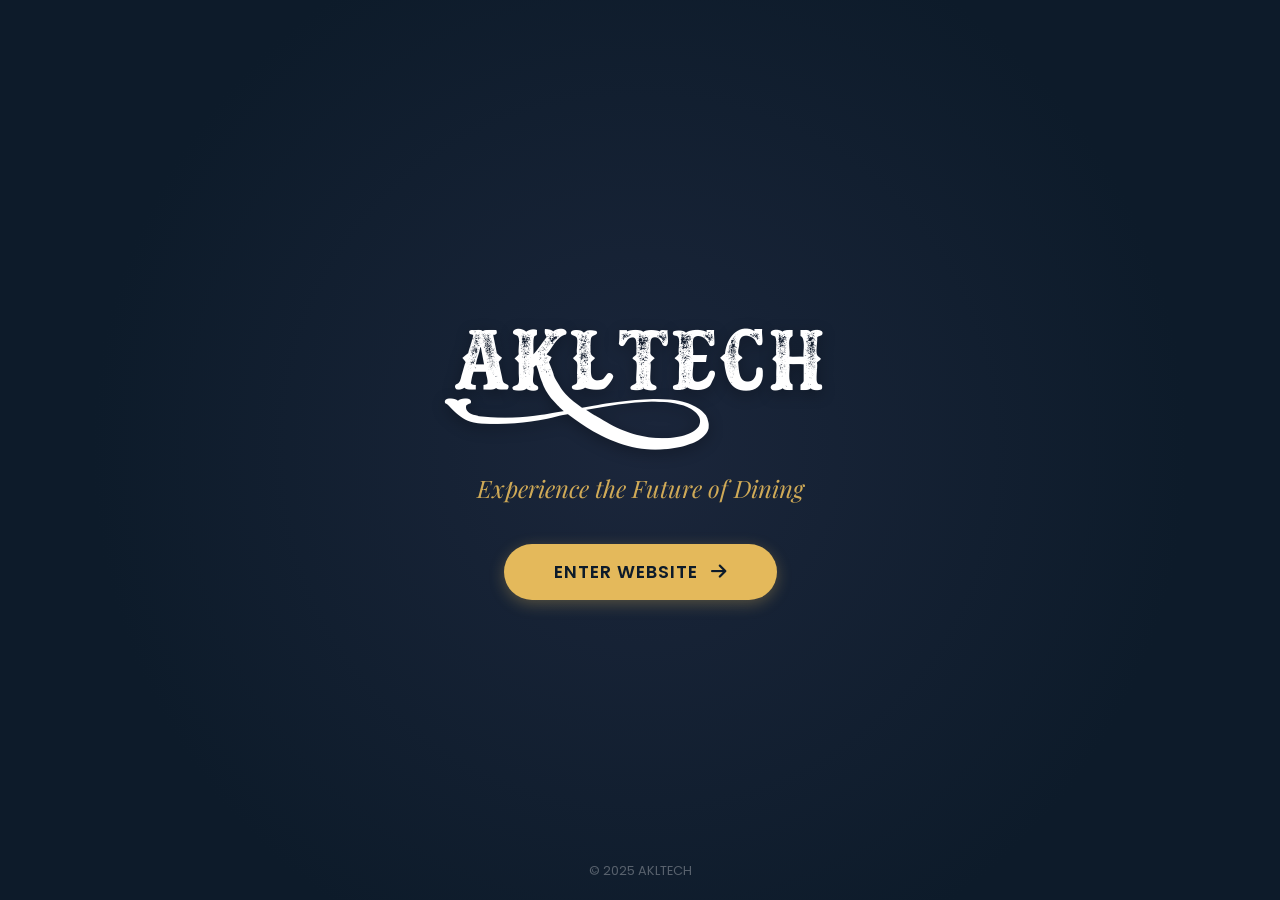
<file: akltech/akltech-final-main/index.html>
<!DOCTYPE html>
<html lang="en">
<head>
    <meta charset="UTF-8">
    <meta name="viewport" content="width=device-width, initial-scale=1.0">
    <title>Welcome to AKLTECH</title>
    <link href="https://fonts.googleapis.com/css2?family=Playfair+Display:wght@700&family=Poppins:wght@300;400;600&display=swap" rel="stylesheet">
    <link rel="stylesheet" href="https://cdnjs.cloudflare.com/ajax/libs/font-awesome/6.4.0/css/all.min.css">
    <link rel="icon" href="home/AKLTECH LOGO.jpg">
    <style>
        /* تعريف خط اللوجو */
        @font-face { font-family: myfont; src: url(home/docktrin.ttf); }

        :root {
            --primary: #0d1b2a;
            --accent: #E4B95B;
            --white: #ffffff;
        }

        * { margin: 0; padding: 0; box-sizing: border-box; }

        body {
            background-color: var(--primary);
            height: 100vh;
            display: flex;
            flex-direction: column;
            justify-content: center;
            align-items: center;
            font-family: 'Poppins', sans-serif;
            color: var(--white);
            text-align: center;
            overflow: hidden;
            background-image: radial-gradient(circle at center, #1b263b 0%, #0d1b2a 70%);
        }

        .container {
            animation: fadeIn 1.5s ease-in-out;
            padding: 20px;
        }

        .logo {
            font-family: myfont, serif;
            font-size: clamp(3rem, 8vw, 6rem);
            color: var(--white);
            letter-spacing: 2px;
            margin-bottom: 10px;
            text-shadow: 0 4px 15px rgba(0,0,0,0.3);
        }

        .tagline {
            font-family: 'Playfair Display', serif;
            font-size: clamp(1rem, 3vw, 1.5rem);
            color: var(--accent);
            margin-bottom: 40px;
            font-style: italic;
            opacity: 0.9;
        }

        .enter-btn {
            padding: 15px 50px;
            font-size: 1.1rem;
            color: var(--primary);
            background-color: var(--accent);
            border: none;
            border-radius: 50px;
            cursor: pointer;
            font-weight: 600;
            text-transform: uppercase;
            letter-spacing: 1px;
            transition: all 0.3s ease;
            box-shadow: 0 4px 15px rgba(228, 185, 91, 0.3);
            text-decoration: none;
            display: inline-block;
        }

        .enter-btn:hover {
            background-color: #fff;
            transform: translateY(-3px);
            box-shadow: 0 6px 20px rgba(255, 255, 255, 0.2);
        }

        .footer-copy {
            position: absolute;
            bottom: 20px;
            font-size: 0.8rem;
            color: rgba(255,255,255,0.3);
        }

        @keyframes fadeIn {
            from { opacity: 0; transform: translateY(20px); }
            to { opacity: 1; transform: translateY(0); }
        }
    </style>
</head>
<body>

    <div class="container">
        <div class="logo">AKLTECH</div>
        <p class="tagline">Experience the Future of Dining</p>
        
        <a href="home/home.html" class="enter-btn">
            Enter Website <i class="fa-solid fa-arrow-right" style="margin-left: 8px;"></i>
        </a>
    </div>

    <div class="footer-copy">&copy; 2025 AKLTECH</div>

</body>
</html>
</file>
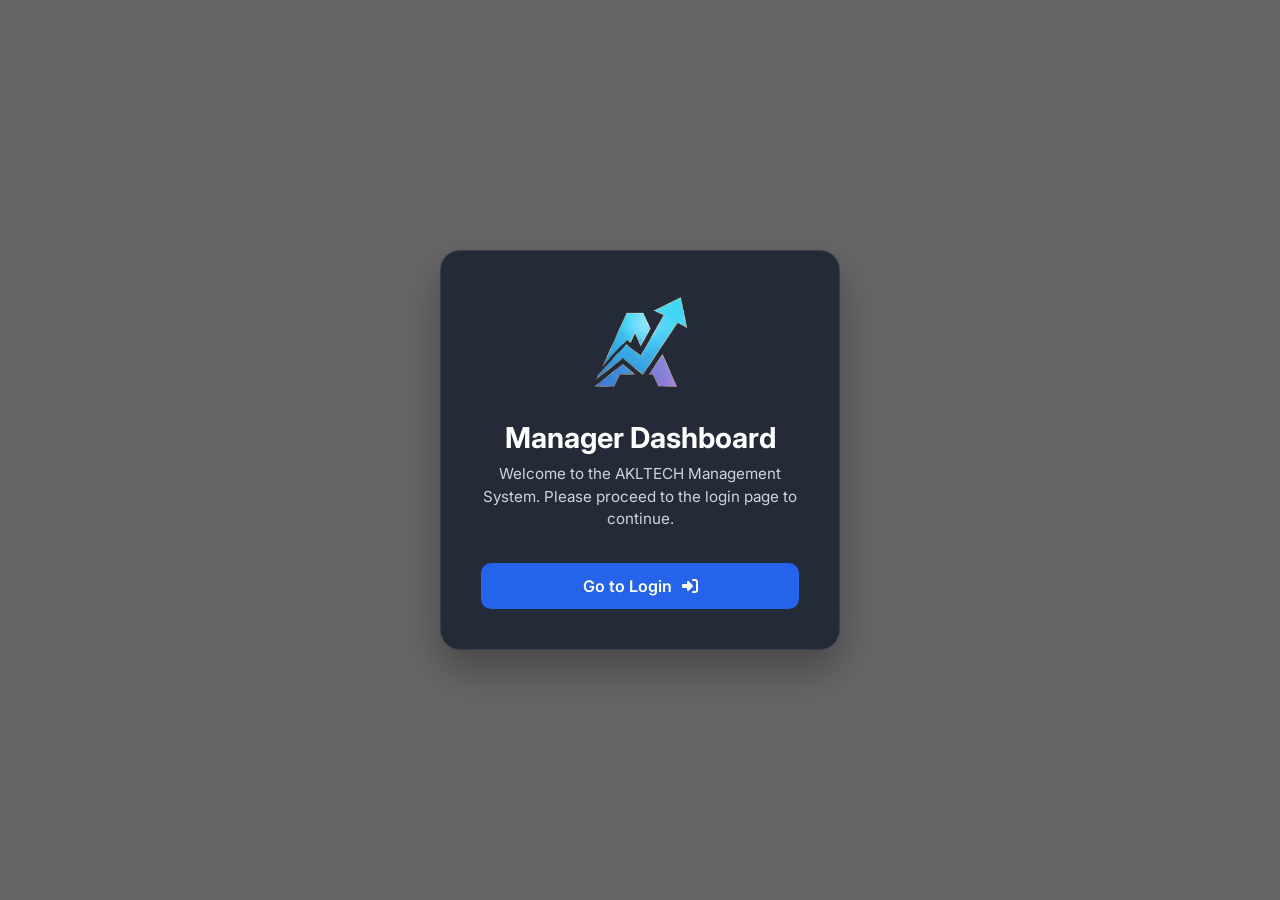
<file: Manager-Dashboard/Dashboardfrontend-main/Dashboardfrontend-main/index.html>
<!DOCTYPE html>
<html lang="en">

<head>
    <meta charset="utf-8">
    <meta name="viewport" content="width=device-width, initial-scale=1">
    <title>Welcome manager</title>
    <link href="https://fonts.googleapis.com/css2?family=Inter:wght@400;500;600;700&display=swap" rel="stylesheet">
    <link rel="stylesheet" href="https://cdnjs.cloudflare.com/ajax/libs/font-awesome/6.4.0/css/all.min.css">

    <style>
        :root {
            --bg-glass: rgba(15, 23, 42, 0.75);
            --border-glass: rgba(255, 255, 255, 0.1);
            --text-main: #ffffff;
            --text-muted: #cbd5e1;
            --primary: #2563eb;
            --primary-hover: #1d4ed8;
        }

        * {
            box-sizing: border-box;
            margin: 0;
            padding: 0;
            font-family: 'Inter', sans-serif;
        }

        body {
            background: linear-gradient(rgba(0, 0, 0, 0.6), rgba(0, 0, 0, 0.6)),
                url('https://images.unsplash.com/photo-1555396273-367ea4eb4db5?q=80&w=2000');
            background-size: cover;
            background-position: center;
            background-attachment: fixed;
            display: flex;
            justify-content: center;
            align-items: center;
            min-height: 100vh;
            color: var(--text-main);
        }

        .welcome-card {
            background: var(--bg-glass);
            backdrop-filter: blur(15px);
            -webkit-backdrop-filter: blur(15px);
            padding: 2.5rem;
            border-radius: 20px;
            border: 1px solid var(--border-glass);
            box-shadow: 0 20px 40px rgba(0, 0, 0, 0.3);
            text-align: center;
            max-width: 400px;
            width: 90%;
        }

        /* هذا التنسيق هو المسئول عن تحجيم الصورة داخل الكارت */
        .logo-placeholder {
            margin-bottom: 1.5rem;
        }

        .logo-placeholder img {
            max-width: 120px; /* يمكنك تغيير العرض من هنا حسب حجم لوجوهك */
            height: auto;
            display: block;
            margin: 0 auto;
        }

        h1 {
            font-size: 1.8rem;
            font-weight: 700;
            margin-bottom: 0.5rem;
            color: var(--text-main);
        }

        p {
            color: var(--text-muted);
            font-size: 0.95rem;
            margin-bottom: 2rem;
            line-height: 1.5;
        }

        .btn-go-login {
            display: inline-flex;
            align-items: center;
            justify-content: center;
            gap: 10px;
            background-color: var(--primary);
            color: white;
            text-decoration: none;
            padding: 0.8rem 1.5rem;
            border-radius: 10px;
            font-weight: 600;
            font-size: 1rem;
            transition: all 0.3s ease;
            width: 100%;
            border: none;
            cursor: pointer;
        }

        .btn-go-login:hover {
            background-color: var(--primary-hover);
            transform: translateY(-2px);
            box-shadow: 0 4px 12px rgba(37, 99, 235, 0.3);
        }
    </style>
</head>

<body>

    <div class="welcome-card">
        <div class="logo-placeholder">
            <img src="ai-module/logo.jpg" alt="AKLTECH Logo">
        </div>

        <h1>Manager Dashboard</h1>
        <p>Welcome to the AKLTECH Management System. Please proceed to the login page to continue.</p>

        <a href="login/login.html" class="btn-go-login">
            Go to Login <i class="fa-solid fa-right-to-bracket"></i>
        </a>
    </div>

</body>

</html>
</file>
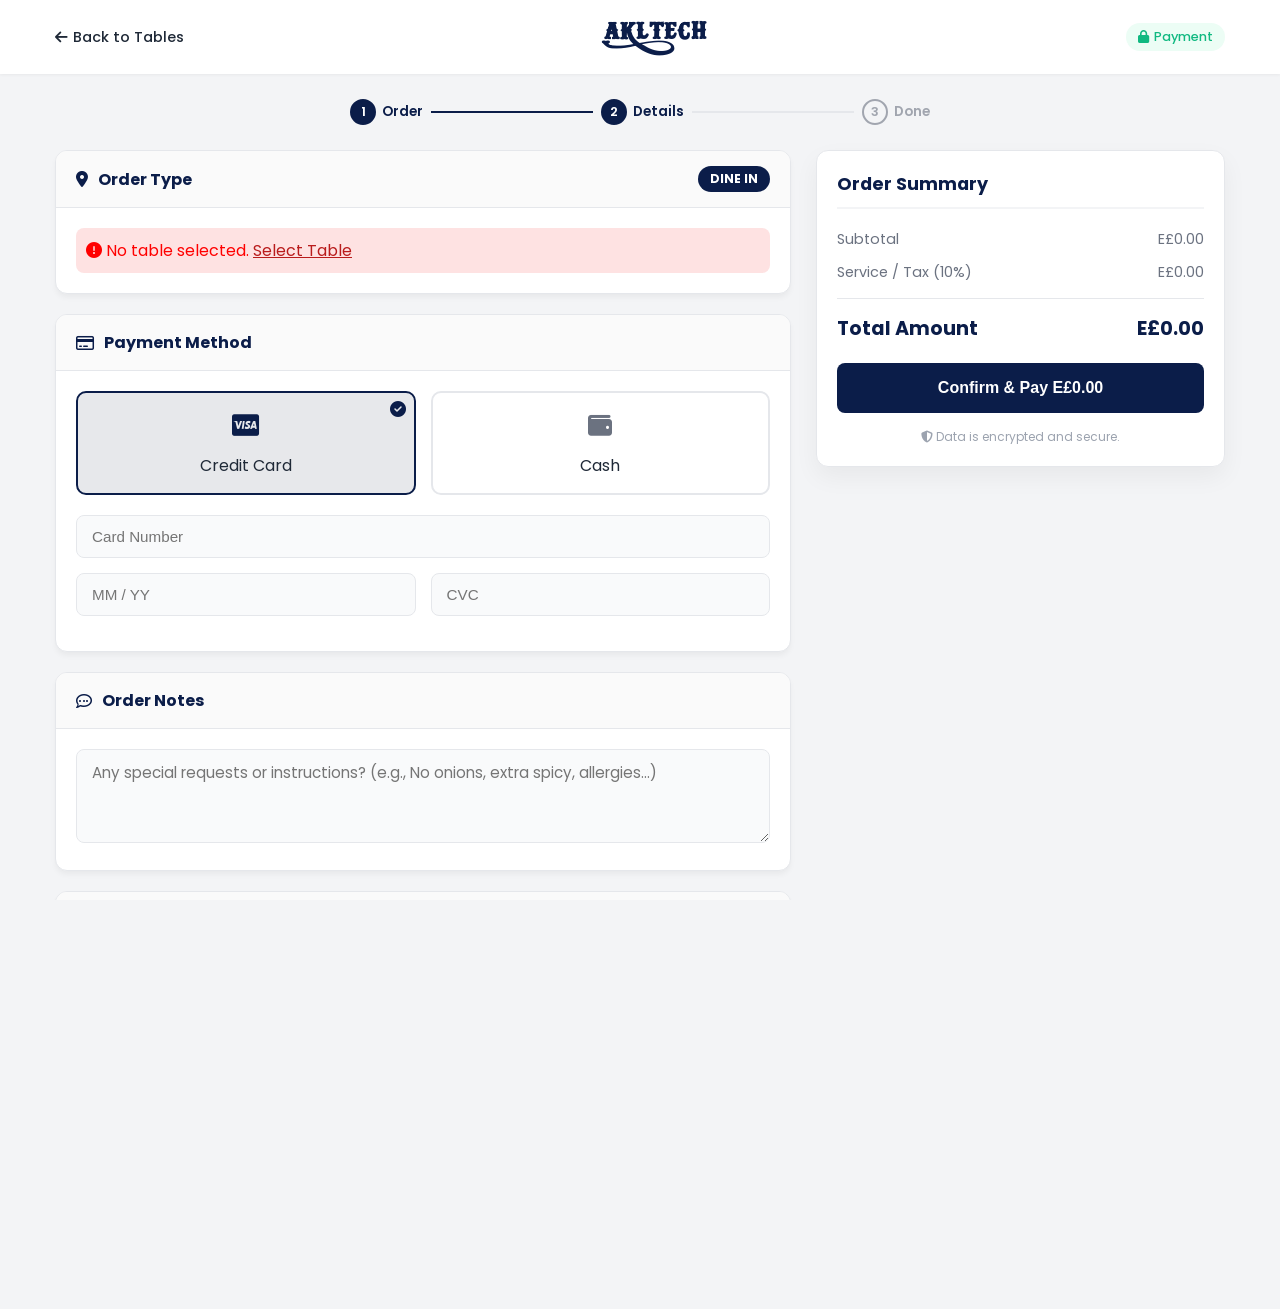
<file: akltech/akltech-final-main/checkout/checkout.html>
<!DOCTYPE html>
<html lang="en">
<head>
    <meta charset="UTF-8">
    <meta name="viewport" content="width=device-width, initial-scale=1.0">
    <title>AKLTECH - Checkout</title>
    <link rel="stylesheet" href="checkout.css">
    <link rel="stylesheet" href="https://cdnjs.cloudflare.com/ajax/libs/font-awesome/6.4.0/css/all.min.css">
    <link rel="icon" href="AKLTECH LOGO.jpg">
</head>
<body>

    <header class="checkout-header">
        <div class="container nav-flex">
            <a href="#" id="dynamic-back-link" class="back-link">
                <i class="fa-solid fa-arrow-left"></i> <span>Back</span>
            </a>
            
            <div class="brand-logo" onclick="window.location.href='../home/home.html'" style="cursor: pointer;">
                AKLTECH
            </div>
            <div class="secure-badge"><i class="fa-solid fa-lock"></i> Payment</div>
        </div>
    </header>

    <main class="container" id="main-checkout-view">
        
        <div class="steps-wrapper">
            <div class="step active"><span>1</span> Order</div>
            <div class="line active"></div>
            <div class="step active"><span>2</span> Details</div>
            <div class="line"></div>
            <div class="step"><span>3</span> Done</div>
        </div>

        <div class="checkout-layout">
            
            <div class="form-column">
                
                <section class="card-box">
                    <div class="card-header">
                        <h3><i class="fa-solid fa-location-dot"></i> Order Type</h3>
                        <span class="mode-badge" id="order-mode-badge">LOADING...</span>
                    </div>
                    <div class="card-body" id="dynamic-order-details">
                        </div>
                </section>

                <section class="card-box">
                    <div class="card-header">
                        <h3><i class="fa-regular fa-credit-card"></i> Payment Method</h3>
                    </div>
                    <div class="payment-grid">
                        <label class="payment-card selected">
                            <input type="radio" name="payment" value="card" checked>
                            <div class="p-content">
                                <div class="p-icon"><i class="fa-brands fa-cc-visa"></i></div>
                                <span>Credit Card</span>
                                <i class="fa-solid fa-circle-check check-mark"></i>
                            </div>
                        </label>

                        <label class="payment-card">
                            <input type="radio" name="payment" value="cash">
                            <div class="p-content">
                                <div class="p-icon"><i class="fa-solid fa-wallet"></i></div>
                                <span>Cash</span>
                                <i class="fa-solid fa-circle-check check-mark"></i>
                            </div>
                        </label>
                    </div>

                    <div id="card-details-form" class="cc-form show">
                        <div class="input-row">
                            <input type="text" id="card-number" placeholder="Card Number" class="modern-input">
                        </div>
                        <div class="input-row split">
                            <input type="text" id="card-expiry" placeholder="MM / YY" class="modern-input">
                            <input type="text" id="card-cvv" placeholder="CVC" class="modern-input">
                        </div>
                    </div>
                </section>

                <section class="card-box">
                    <div class="card-header">
                        <h3><i class="fa-regular fa-comment-dots"></i> Order Notes</h3>
                    </div>
                    <div class="card-body">
                        <textarea id="order-notes" class="modern-input" placeholder="Any special requests or instructions? (e.g., No onions, extra spicy, allergies...)" rows="3"></textarea>
                    </div>
                </section>

                <section class="card-box">
                    <div class="card-header">
                        <h3><i class="fa-solid fa-basket-shopping"></i> Review Items</h3>
                    </div>
                    <div class="items-scroll-list" id="checkout-items-list">
                        </div>
                </section>

            </div>

            <div class="summary-column">
                <div class="summary-card">
                    <h3>Order Summary</h3>
                    
                    <div class="summary-details">
                        <div class="s-row"><span>Subtotal</span> <span id="summ-subtotal">E£0.00</span></div>
                        <div class="s-row"><span>Service / Tax (10%)</span> <span id="summ-tax">E£0.00</span></div>
                        <div class="divider"></div>
                        <div class="s-row total"><span>Total Amount</span> <span id="summ-total">E£0.00</span></div>
                    </div>

                    <button class="pay-btn-main" onclick="processPayment(this)">
                        <span class="btn-text">Confirm & Pay <span id="btn-total">E£0.00</span></span>
                        <div class="spinner"></div>
                    </button>
                    
                    <p class="terms-text"><i class="fa-solid fa-shield-halved"></i> Data is encrypted and secure.</p>
                </div>
            </div>

        </div>
    </main>

    <footer class="site-footer" id="footerr">
        <div class="footer-container">
            <div class="footer-row">
                <div class="footer-col">
                    <h4>Social Media</h4>
                    <div class="social-links">
                        <a href="https://www.facebook.com/egyptelu/" target="_blank" rel="noopener noreferrer"><i class="fab fa-facebook-f"></i></a>
                        <a href="https://x.com/eelu_university" target="_blank" rel="noopener noreferrer"><i class="fab fa-twitter"></i></a>
                        <a href="https://www.instagram.com/eelu.university/" target="_blank" rel="noopener noreferrer"><i class="fab fa-instagram"></i></a>
                        <a href="https://www.linkedin.com/school/egyptelu/posts/?feedView=all" target="_blank" rel="noopener noreferrer"><i class="fab fa-linkedin-in"></i></a>
                    </div>
                </div>
                <div class="footer-col">
                    <h4>Get Help</h4>
                    <ul>
                        <p class="issue-text">Faced an issue?</p>
                        <a href="mailto:projectt.teamm@gmail.com" class="contact-link">Contact Us <i class="fas fa-arrow-right"></i></a>  
                    </ul>
                </div>
            </div>
            <hr class="footer-divider">
            <div class="footer-bottom">
                <p>&copy; 2025 AKLTECH. All Rights Reserved.</p>
            </div>
        </div>
    </footer>

    <script src="checkout.js"></script>
</body>
</html>
</file>
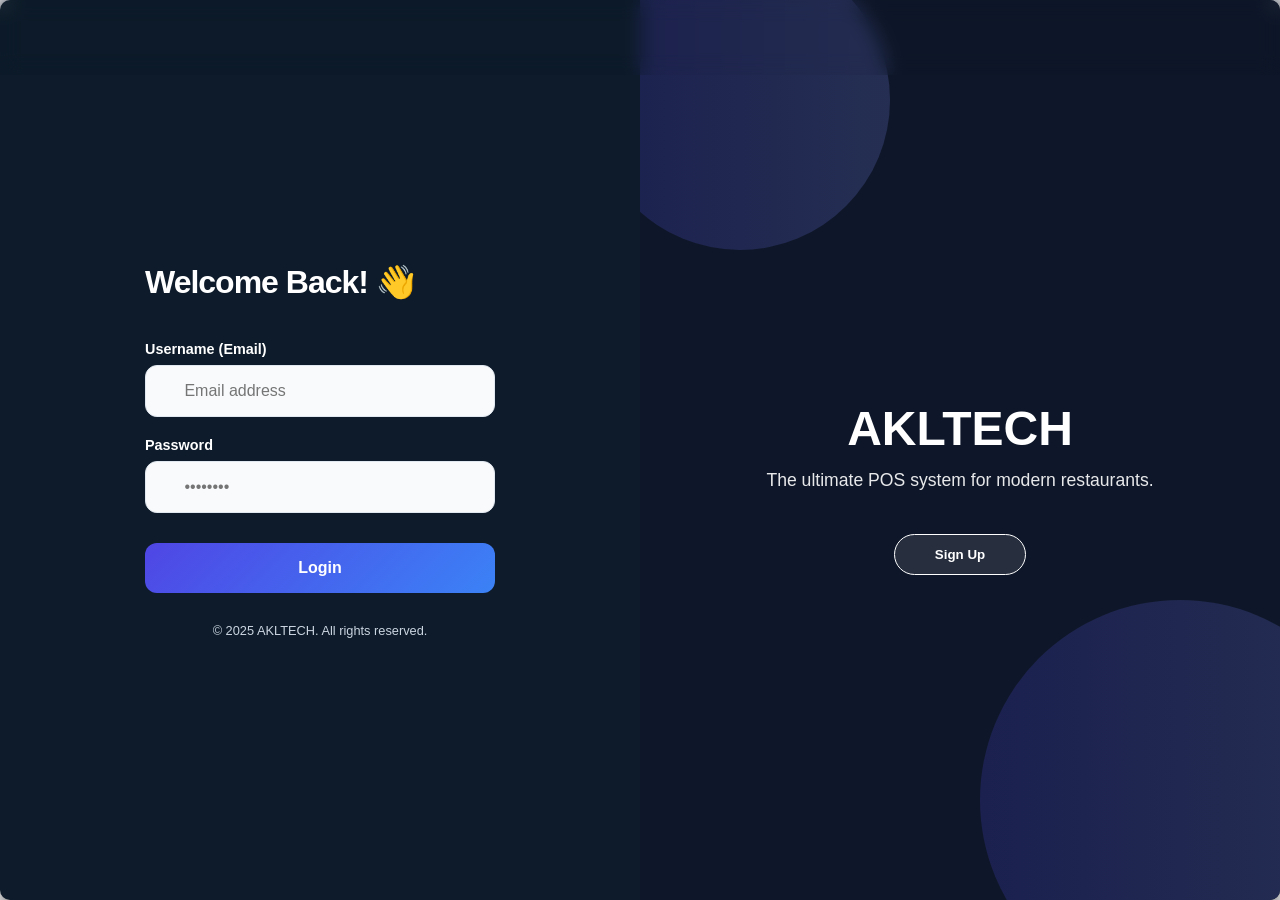
<file: akltech/akltech-final-main/feedback/feedback.html>
<!DOCTYPE html>
<html lang="en" dir="ltr">
<head>
    <meta charset="UTF-8">
    <meta name="viewport" content="width=device-width, initial-scale=1.0">
    <title>Rate Your Order | AKLTECH</title>
     <link rel="icon" href="AKLTECH LOGO.jpg">

    
    <link href="https://fonts.googleapis.com/css2?family=Poppins:wght@300;400;600&display=swap" rel="stylesheet">
    <link rel="stylesheet" href="https://cdnjs.cloudflare.com/ajax/libs/font-awesome/6.0.0/css/all.min.css">
    
    <link rel="stylesheet" href="feedback.css">
</head>
<body>

    <nav class="navbar">
        <a href="../home/home.html" class="logo">AKLTECH</a>
        <div class="navig">
            <ul>
                <li><a href="../home/home.html">Home</a></li>
                <li><a href="../product/menu.html">Menu</a></li>
                <li><a href="../profile/profile.html">Profile</a></li>
            </ul>
        </div>
    </nav>

    <div class="feedback-container">
        <h2>Your Opinion Matters <i class="fa-solid fa-star" style="font-size: 24px; color: #E4B95B;"></i></h2>
        
        <form id="feedbackForm">
            <div class="form-group">
                <label for="orderSelect">Select the order you want to rate:</label>
                <select id="orderSelect" required>
                    <option value="" disabled selected>Loading your orders...</option>
                </select>
            </div>

            <div class="form-group" style="text-align: center;">
                <label>Rate your order:</label>
                <div class="stars-container">
                    <input type="radio" name="rating" id="star5" value="5" required>
                    <label for="star5">★</label>
                    <input type="radio" name="rating" id="star4" value="4">
                    <label for="star4">★</label>
                    <input type="radio" name="rating" id="star3" value="3">
                    <label for="star3">★</label>
                    <input type="radio" name="rating" id="star2" value="2">
                    <label for="star2">★</label>
                    <input type="radio" name="rating" id="star1" value="1">
                    <label for="star1">★</label>
                </div>
            </div>

            <div class="form-group">
                <label>Tell us about your experience (Optional)</label>
                
                <p style="font-size: 14px; margin-bottom: 8px; color: #10b981; text-align: left;"><i class="fa-solid fa-thumbs-up"></i> What went well?</p>
                <div class="tags-container" id="tagsContainerPositive" style="margin-bottom: 15px;">
                    <div class="tag-btn" data-tag="Great Service">Great Service</div>
                    <div class="tag-btn" data-tag="Tasty Food">Tasty Food</div>
                    <div class="tag-btn" data-tag="Fast Delivery">Fast Delivery</div>
                    <div class="tag-btn" data-tag="Good Vibes">Good Vibes</div>
                    <div class="tag-btn" data-tag="High Quality">High Quality</div>
                </div>

                <p style="font-size: 14px; margin-bottom: 8px; color: #ef4444; text-align: left;"><i class="fa-solid fa-thumbs-down"></i> What could be improved?</p>
                <div class="tags-container" id="tagsContainerNegative">
                    <div class="tag-btn negative-tag" data-tag="Cold Food">Cold Food</div>
                    <div class="tag-btn negative-tag" data-tag="Late Delivery">Late Delivery</div>
                    <div class="tag-btn negative-tag" data-tag="Missing Items">Missing Items</div>
                    <div class="tag-btn negative-tag" data-tag="Poor Service">Poor Service</div>
                    <div class="tag-btn negative-tag" data-tag="Salty/Spicy">Too Salty/Spicy</div>
                </div>
            </div>
            <div class="form-group">
                <label for="commentText">Additional Comments (Optional):</label>
                <textarea id="commentText" rows="4" placeholder="Tell us more about your experience..."></textarea>
            </div>

            <button type="submit" class="submit-btn" id="submitBtn">Submit Feedback</button>
        </form>
    </div>
        <footer class="site-footer" id="footerr">
        <div class="footer-container">
            <div class="footer-row">
                
                <div class="footer-col">
                    <h4>Social media</h4>
                        <a href="https://www.facebook.com/egyptelu/" target="_blank" rel="noopener noreferrer"><i class="fab fa-facebook-f"></i></a>
                        <a href="https://x.com/eelu_university" target="_blank" rel="noopener noreferrer"><i class="fab fa-twitter"></i></a>
                        <a href="https://www.instagram.com/eelu.university/" target="_blank" rel="noopener noreferrer"><i class="fab fa-instagram"></i></a>
                        <a href="https://www.linkedin.com/school/egyptelu/posts/?feedView=all" target="_blank" rel="noopener noreferrer"><i class="fab fa-linkedin-in"></i></a>
                    </div>
                </div>

                <div class="footer-col">
                    <h4>Get Help</h4>
                    <ul>
                        <p class="issue-text">Faced an issue?</p>
                        <a href="mailto:projectt.teamm@gmail.com" class="contact-link">Contact Us <i class="fas fa-arrow-right"></i></a>  
                    </ul>
                </div>

            </div>
            
            <hr class="footer-divider">
            
            <div class="footer-bottom">
                <p>&copy; 2025 All Rights Reserved.</p>
            </div>
        </div>
    </footer>

    <script src="feedback.js"></script>
</body>
</html>
</file>
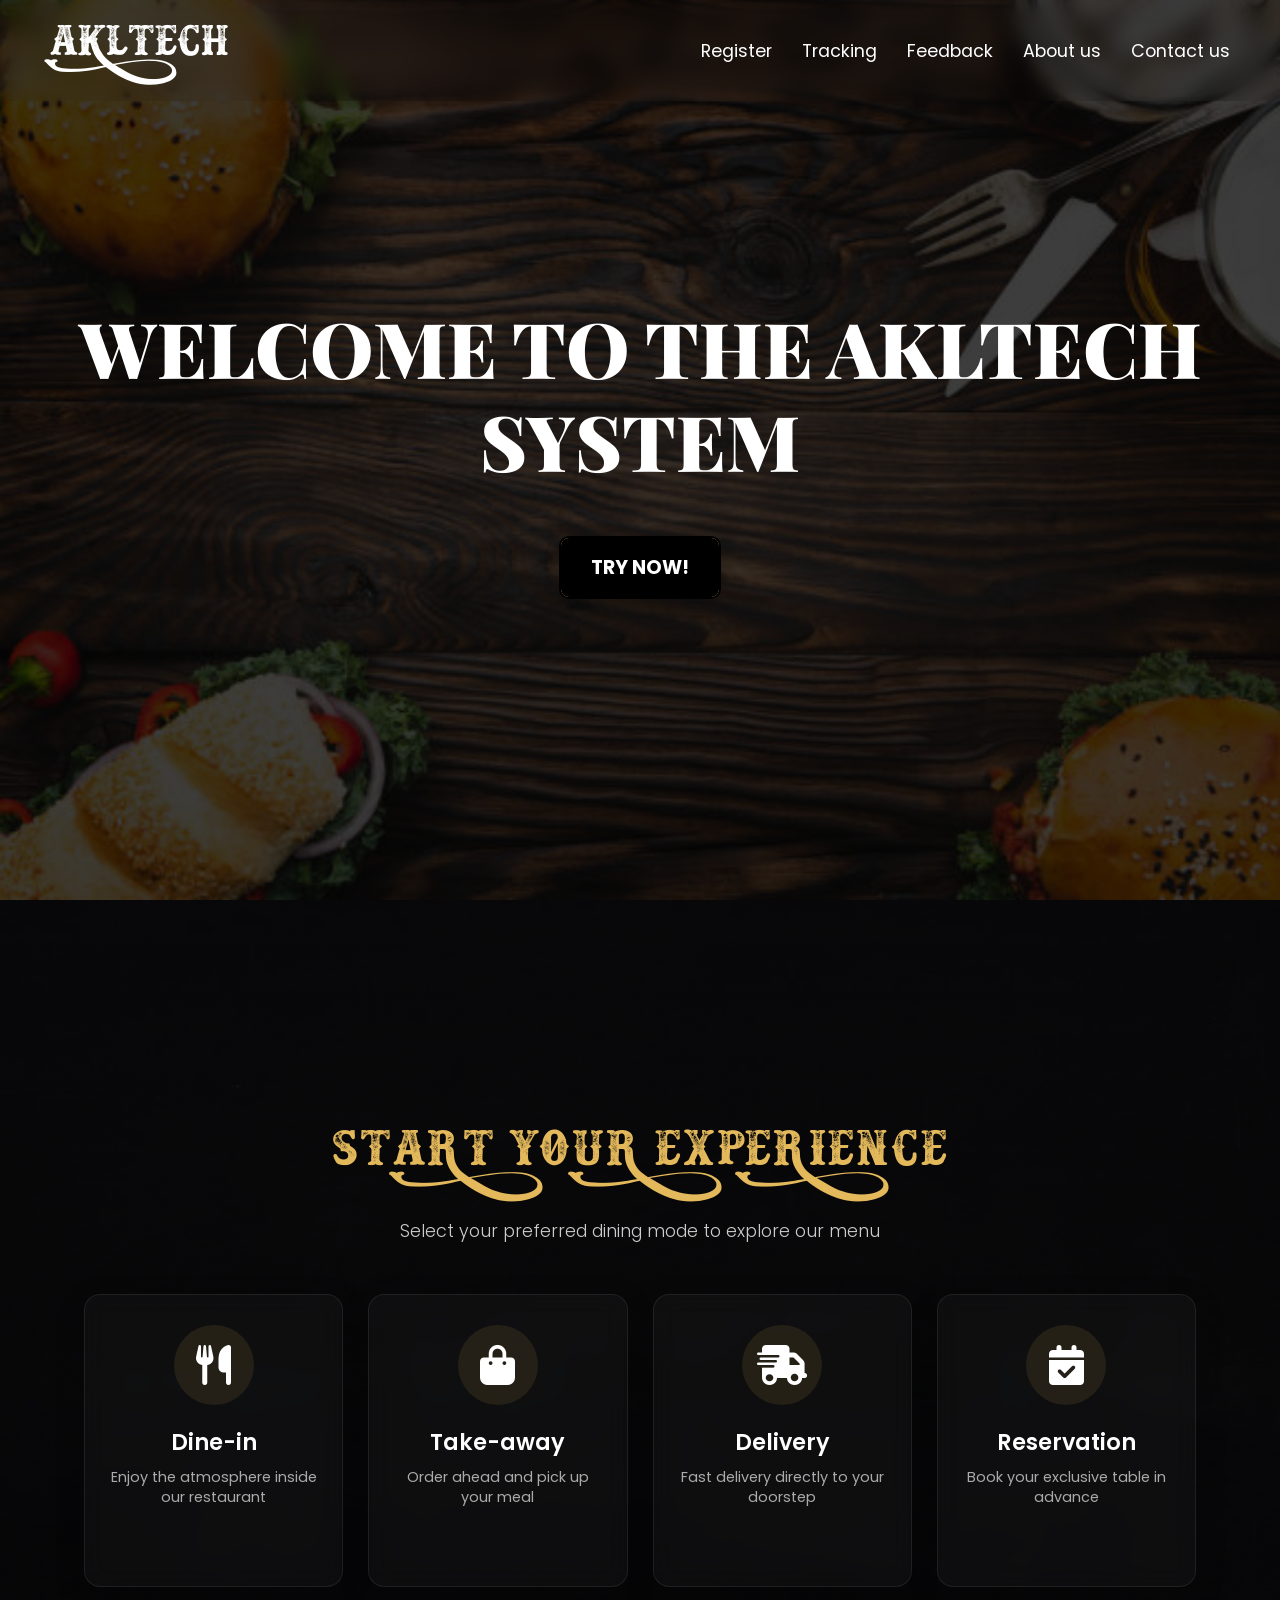
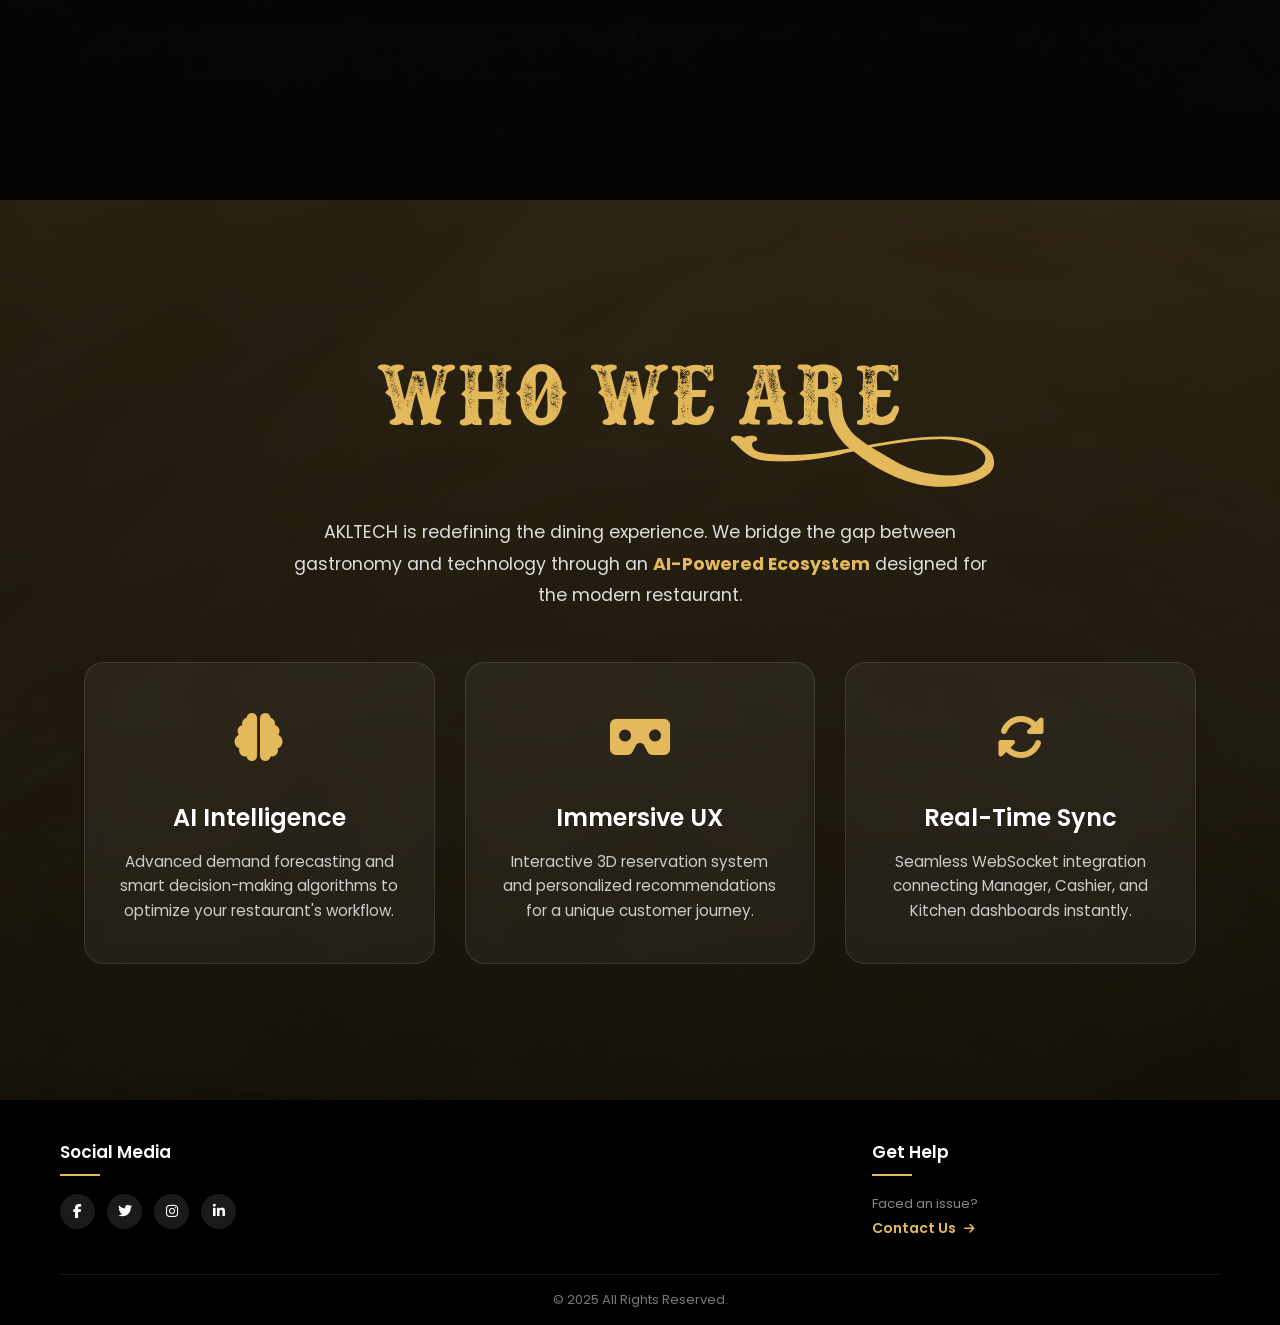
<file: akltech/akltech-final-main/home/home.html>
<!DOCTYPE html>
<html lang="en">

<head>
    <title>AKLTECH - Home</title>
    <meta charset="UTF-8">
    <meta name="viewport" content="width=device-width, initial-scale=1.0">
    
    <link rel="stylesheet" href="homecss.css">
    <link rel="stylesheet" href="https://cdnjs.cloudflare.com/ajax/libs/font-awesome/6.4.0/css/all.min.css">
    <link href="https://fonts.googleapis.com/css2?family=Poppins:wght@300;400;500;600;700&display=swap" rel="stylesheet">
    <link rel="icon" href="AKLTECH LOGO.jpg">
</head>

<body>

    <div class="navbar">
        <a href="../home/home.html" class="logo">AKLTECH</a>
        
        <div class="menu-toggle" onclick="toggleMenu()">
            <i class="fas fa-bars"></i>
        </div>

        <nav class="navig">
            <ul id="nav-links">
                <li><a href="../login/login.html">Register</a></li>
                <li><a href="../tracking/tracking.html">Tracking</a></li>
                <li><a href="../feedback/feedback.html">Feedback</a></li> <li><a href="#about-us">About us</a></li>
                <li><a href="#footerr">Contact us</a></li>
            </ul>
        </nav>
    </div>

    <section class="main">
        <div class="vertical-sections">
            <section class="hero-section hero-1">
                <div class="section-content">
                    <h2 class="typewriter-text">
                        WELCOME TO THE AKLTECH SYSTEM
                    </h2>
                    <button class="animated-button" onclick="document.getElementById('options').scrollIntoView({behavior: 'smooth'})">
                        TRY NOW!
                    </button>
                </div>
            </section>
        </div>
    </section>

    <section class="hero-section hero-2" id="options">
        <div class="options-container">
            <div class="options-header">
                <h2 class="section-title">Start Your Experience</h2>
                <p class="section-subtitle">Select your preferred dining mode to explore our menu</p>
            </div>

            <div class="dining-grid">
                <div onclick="selectDiningMode('dine_in')" class="dining-card">
                    <div class="d-icon"><i class="fas fa-utensils"></i></div>
                    <div class="card-content">
                        <h4>Dine-in</h4>
                        <p>Enjoy the atmosphere inside our restaurant</p>
                    </div>
                    <div class="arrow-icon"><i class="fas fa-arrow-right"></i></div>
                </div>

                <div onclick="selectDiningMode('take_away')" class="dining-card">
                    <div class="d-icon"><i class="fas fa-shopping-bag"></i></div>
                    <div class="card-content">
                        <h4>Take-away</h4>
                        <p>Order ahead and pick up your meal</p>
                    </div>
                    <div class="arrow-icon"><i class="fas fa-arrow-right"></i></div>
                </div>

                <div onclick="selectDiningMode('delivery')" class="dining-card">
                    <div class="d-icon"><i class="fas fa-truck-fast"></i></div>
                    <div class="card-content">
                        <h4>Delivery</h4>
                        <p>Fast delivery directly to your doorstep</p>
                    </div>
                    <div class="arrow-icon"><i class="fas fa-arrow-right"></i></div>
                </div>

                <div onclick="selectDiningMode('reservation')" class="dining-card">
                    <div class="d-icon"><i class="fas fa-calendar-check"></i></div>
                    <div class="card-content">
                        <h4>Reservation</h4>
                        <p>Book your exclusive table in advance</p>
                    </div>
                    <div class="arrow-icon"><i class="fas fa-arrow-right"></i></div>
                </div>
            </div>
        </div>
    </section>

    <section class="hero-section hero-3" id="about-us">
        <div class="about-container">
            <div class="about-header">
                <h2 class="section-title">Who We Are</h2>
                <p class="about-intro">
                    AKLTECH is redefining the dining experience. We bridge the gap between gastronomy and technology through an 
                    <span class="highlight">AI-Powered Ecosystem</span> designed for the modern restaurant.
                </p>
            </div>

            <div class="features-grid">
                <div class="feature-card">
                    <div class="f-icon"><i class="fas fa-brain"></i></div>
                    <h3>AI Intelligence</h3>
                    <p>Advanced demand forecasting and smart decision-making algorithms to optimize your restaurant's workflow.</p>
                </div>

                <div class="feature-card">
                    <div class="f-icon"><i class="fas fa-vr-cardboard"></i></div>
                    <h3>Immersive UX</h3>
                    <p>Interactive 3D reservation system and personalized recommendations for a unique customer journey.</p>
                </div>

                <div class="feature-card">
                    <div class="f-icon"><i class="fas fa-sync-alt"></i></div>
                    <h3>Real-Time Sync</h3>
                    <p>Seamless WebSocket integration connecting Manager, Cashier, and Kitchen dashboards instantly.</p>
                </div>
            </div>
        </div>
    </section>

    <footer class="site-footer" id="footerr">
        <div class="footer-container">
            <div class="footer-row">
                
                <div class="footer-col">
                    <h4>Social media</h4>
                    <div class="social-links">
                        <a href="https://www.facebook.com/egyptelu/" target="_blank" rel="noopener noreferrer"><i class="fab fa-facebook-f"></i></a>
                        <a href="https://x.com/eelu_university" target="_blank" rel="noopener noreferrer"><i class="fab fa-twitter"></i></a>
                        <a href="https://www.instagram.com/eelu.university/" target="_blank" rel="noopener noreferrer"><i class="fab fa-instagram"></i></a>
                        <a href="https://www.linkedin.com/school/egyptelu/posts/?feedView=all" target="_blank" rel="noopener noreferrer"><i class="fab fa-linkedin-in"></i></a>
                    </div>
                </div>

                <div class="footer-col">
                    <h4>Get Help</h4>
                    <ul>
                        <p class="issue-text">Faced an issue?</p>
                        <a href="mailto:projectt.teamm@gmail.com" class="contact-link">Contact Us <i class="fas fa-arrow-right"></i></a>  
                    </ul>
                </div>

            </div>
            
            <hr class="footer-divider">
            
            <div class="footer-bottom">
                <p>&copy; 2025 All Rights Reserved.</p>
            </div>
        </div>
    </footer>
    
    <script src="home.js"></script>
</body>
</html>
</file>
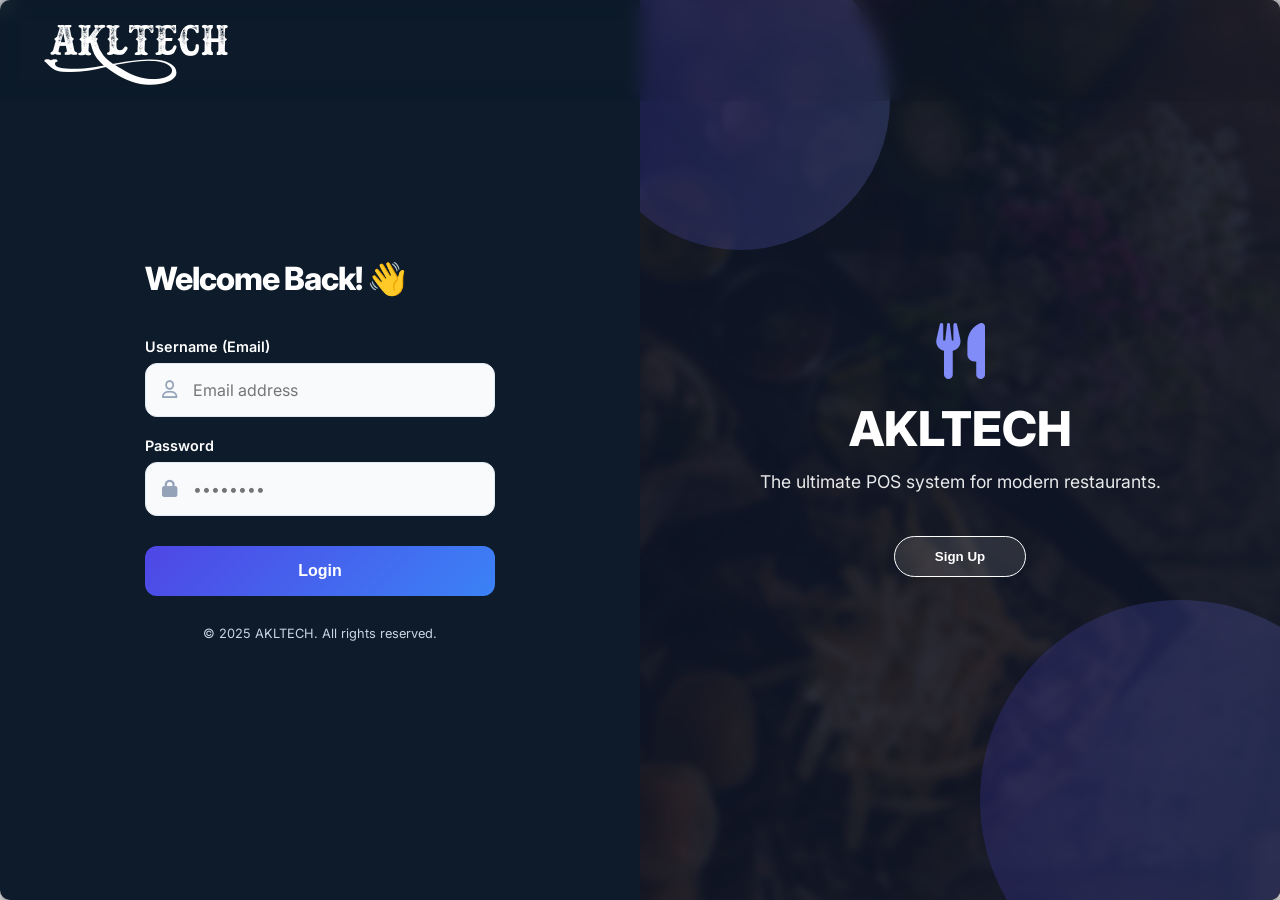
<file: akltech/akltech-final-main/login/login.html>
<!DOCTYPE html>
<html lang="en">
<head>
    <meta charset="UTF-8">
    <meta name="viewport" content="width=device-width, initial-scale=1.0">
    <title>AKLTECH - Authentication</title>
    <link rel="stylesheet" href="login.css">
    <link href="https://fonts.googleapis.com/css2?family=Inter:wght@400;500;600;700;800&display=swap" rel="stylesheet">
    <link rel="stylesheet" href="https://cdnjs.cloudflare.com/ajax/libs/font-awesome/6.0.0/css/all.min.css">
    <link rel="icon" href="AKLTECH LOGO.jpg">
</head>
<body>

    <div class="container" id="container">
        
        <div class="navbar">
            <a href="../home/home.html" class="logo">AKLTECH</a>
            
            <nav class="navig">
                <ul>
                </ul>
            </nav>
        </div>
        
        <div class="form-container sign-up-container">
            <form id="signupForm">
                <div class="mobile-logo">
                    <i class="fa-solid fa-layer-group"></i> AKLTECH
                </div>
                <div class="header-text">
                    <br>
                    <h2>Join AKLTECH Today!✨</h2>
                </div>
                
                <div class="input-group">
                    <label>Full Name</label>
                    <div class="input-wrapper">
                        <i class="fa-solid fa-signature"></i>
                        <input type="text" id="signupName" placeholder="Full name" required>
                    </div>
                </div>

                <div class="input-group">
                    <label>Email</label>
                    <div class="input-wrapper">
                        <i class="fa-regular fa-envelope"></i>
                        <input type="email" id="signupEmail" placeholder="Email address" required>
                    </div>
                </div>

                <div class="input-group">
                    <label>Phone</label>
                    <div class="input-wrapper">
                        <i class="fa fa-phone"></i>
                        <input type="tel" id="signupPhone" placeholder="Phone number" required>
                    </div>
                </div>

                <div class="input-group">
                    <label>Password</label>
                    <div class="input-wrapper">
                        <i class="fa-solid fa-lock"></i>
                        <input type="password" id="signupPassword" placeholder="••••••••" required>
                    </div>
                </div>

                <div class="buttons-group">
                    <button type="submit" class="btn-login">Sign up <i class="fa-solid fa-arrow-right"></i></button>
                </div>
                
                <p class="footer-copy mobile-only">Already have an account? <span class="ghost-link" id="signInMobile">Login</span>.</p>
                
            </form>
        </div>

        <div class="form-container sign-in-container">
            <form id="loginForm">
                <div class="mobile-logo">
                    <i class="fa-solid fa-layer-group"></i> AKLTECH
                </div>
                <div class="header-text">
                    <h2>Welcome Back! 👋</h2>
                </div>
                
                <div class="input-group">
                    <label>Username (Email)</label>
                    <div class="input-wrapper">
                        <i class="fa-regular fa-user"></i>
                        <input type="text" id="loginUsername" placeholder="Email address" required>
                    </div>
                </div>
                
                <div class="input-group">
                    <label>Password</label>
                    <div class="input-wrapper">
                        <i class="fa-solid fa-lock"></i>
                        <input type="password" id="loginPassword" placeholder="••••••••" required>
                    </div>
                </div>



                <div class="buttons-group">
                    <button type="submit" class="btn-login">Login</button>
                </div>
                
                <p class="footer-copy">© 2025 AKLTECH. All rights reserved.</p>
                <p class="footer-copy mobile-only">Don't have an account? <span class="ghost-link" id="signUpMobile">Sign up</span>.</p>
            </form>
        </div>

        <div class="overlay-container">
            <div class="overlay">
                <div class="overlay-panel overlay-left">
                    <div class="brand-showcase">
                        <i class="fa-solid fa-utensils logo-icon"></i>
                        <h1>Welcome Back!</h1>
                        <p>To keep connected with us please login with your personal info</p>
                        <button class="btn-sign secondary-btn ghost" id="signIn">Login</button>
                    </div>
                    <div class="circle c1"></div>
                    <div class="circle c2"></div>
                </div>

                <div class="overlay-panel overlay-right">
                    <div class="brand-showcase">
                        <i class="fa-solid fa-utensils logo-icon"></i>
                        <h1>AKLTECH</h1>
                        <p>The ultimate POS system for modern restaurants.</p>
                        <button class="btn-sign secondary-btn ghost" id="signUp">Sign Up</button>
                    </div>
                    <div class="circle c1"></div>
                    <div class="circle c2"></div>
                </div>
            </div>
        </div>
    </div>
    
    <script src="login.js"></script>
</body>
</html>
</file>
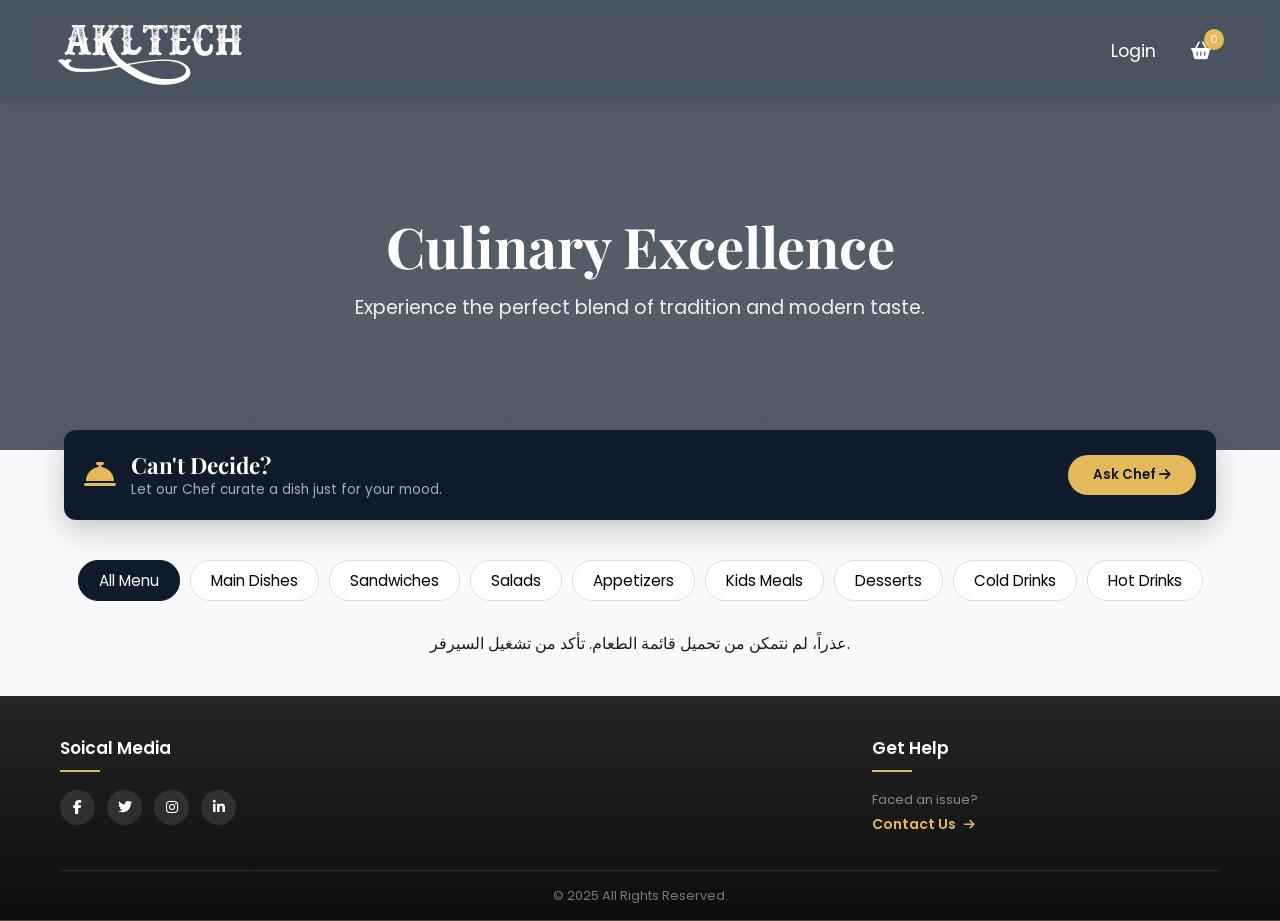
<file: akltech/akltech-final-main/product/menu.html>
<!DOCTYPE html>
<html lang="en">
<head>
    <meta charset="UTF-8">
    <meta name="viewport" content="width=device-width, initial-scale=1.0">
    <title>AKLTECH - Menu</title>
    <link rel="stylesheet" href="https://cdnjs.cloudflare.com/ajax/libs/font-awesome/6.4.0/css/all.min.css">
    <link href="https://fonts.googleapis.com/css2?family=Playfair+Display:wght@400;700&family=Poppins:wght@300;400;500;600&display=swap" rel="stylesheet">
    <link rel="stylesheet" href="menu.css">
        <link rel="icon" href="AKLTECH LOGO.jpg">

</head>
<body>

    <div class="navbar">
        <a href="../home/home.html" class="logo">AKLTECH</a>
        <nav class="navig">
            <ul style="align-items: center;">
                
                <div id="user-nav-links" style="display: flex; gap: 25px; align-items: center; margin: 0; padding: 0;"></div>
                
                <li>
                    <a  onclick="toggleCart()" class="cart-icon-wrapper">
                        <i class="fa-solid fa-basket-shopping"></i>
                        <span id="cart-count">0</span>
                    </a>
                </li>
            </ul>
        </nav>
    </div>

    <section class="menu-header">
        <div class="header-content">
            <h1>Culinary Excellence</h1>
            <p>Experience the perfect blend of tradition and modern taste.</p>
        </div>
    </section>

    <div class="ai-wrapper">
        <section class="ai-section">
            <div class="ai-content">
                <div class="ai-text">
                        <div class="ai-icon"><i class="fa-solid fa-bell-concierge"></i></div>                    <div>
                        <h2>Can't Decide?</h2>
                        <p>Let our Chef curate a dish just for your mood.</p>
                    </div>
                </div>
                <button class="ai-btn" onclick="startAIFlow()">Ask Chef <i class="fa-solid fa-arrow-right"></i></button>
            </div>
        </section>
    </div>

    <section class="menu-container">
        
        <div class="category-tabs">
            <button class="tab-btn active" onclick="filterMenu('all')">All Menu</button>
            <button class="tab-btn" onclick="filterMenu('Main Dishes')">Main Dishes</button>
            <button class="tab-btn" onclick="filterMenu('Sandwiches')">Sandwiches</button>
            <button class="tab-btn" onclick="filterMenu('Salads')">Salads</button>
            <button class="tab-btn" onclick="filterMenu('Appetizers')">Appetizers</button>
            <button class="tab-btn" onclick="filterMenu('Kids Meals')">Kids Meals</button>
            <button class="tab-btn" onclick="filterMenu('Desserts')">Desserts</button>
            <button class="tab-btn" onclick="filterMenu('Cold Drinks')">Cold Drinks</button>
            <button class="tab-btn" onclick="filterMenu('Hot Drinks')">Hot Drinks</button>
            
        </div>

        <div class="menu-grid" id="menu-grid">
            </div>
    </section>

    <div class="cart-sidebar" id="cart-sidebar">
        <div class="cart-header">
            <h3>Your Cart</h3>
            <button onclick="toggleCart()" class="close-cart">&times;</button>
        </div>
        
        <div class="cart-items" id="cart-items">
            <p class="empty-msg">Your cart is empty.</p>
        </div>

        <div class="cart-footer">
            <div class="total-row">
                <span>Total:</span>
                <span id="cart-total">E£0.00</span>
            </div>
            <button class="checkout-btn" onclick="proceedToTable()">Proceed to Table Selection</button>
        </div>
    </div>

    <div id="ai-modal" class="modal">
        <div class="modal-content">
            <span class="close-modal" onclick="closeAIModal()">&times;</span>
            <div id="ai-question-container">
                <div class="ai-modal-header">
                    <i class="fa-solid fa-sparkles"></i>
                    <h3>Chef's Recommendation</h3>
                </div>
                <h2 id="ai-question-text">Question goes here...</h2>
                <div id="ai-options" class="ai-options-grid"></div>
            </div>
        </div>
    </div>

<footer class="site-footer" id="footerr">
    <div class="footer-container">
        <div class="footer-row">
            
            <div class="footer-col">
                <h4>Soical media</h4>
                <div class="social-links">
                        <a href="https://www.facebook.com/egyptelu/" target="_blank" rel="noopener noreferrer"><i class="fab fa-facebook-f"></i></a>
                        <a href="https://x.com/eelu_university" target="_blank" rel="noopener noreferrer"><i class="fab fa-twitter"></i></a>
                        <a href="https://www.instagram.com/eelu.university/" target="_blank" rel="noopener noreferrer"><i class="fab fa-instagram"></i></a>
                        <a href="https://www.linkedin.com/school/egyptelu/posts/?feedView=all" target="_blank" rel="noopener noreferrer"><i class="fab fa-linkedin-in"></i></a>
                </div>
            </div>

            <div class="footer-col">
                <h4>Get Help</h4>
                <ul>

                    <p class="issue-text">Faced an issue?</p>
                        <a href="mailto:projectt.teamm@gmail.com" class="contact-link">Contact Us <i class="fas fa-arrow-right"></i></a>  
                </ul>
            </div>

        </div>
        
        <hr class="footer-divider">
        
        <div class="footer-bottom">
            <p>&copy; 2025 All Rights Reserved.</p>
        </div>
    </div>
</footer>

    <script src="menu.js"></script>
</body>
</html>
</file>
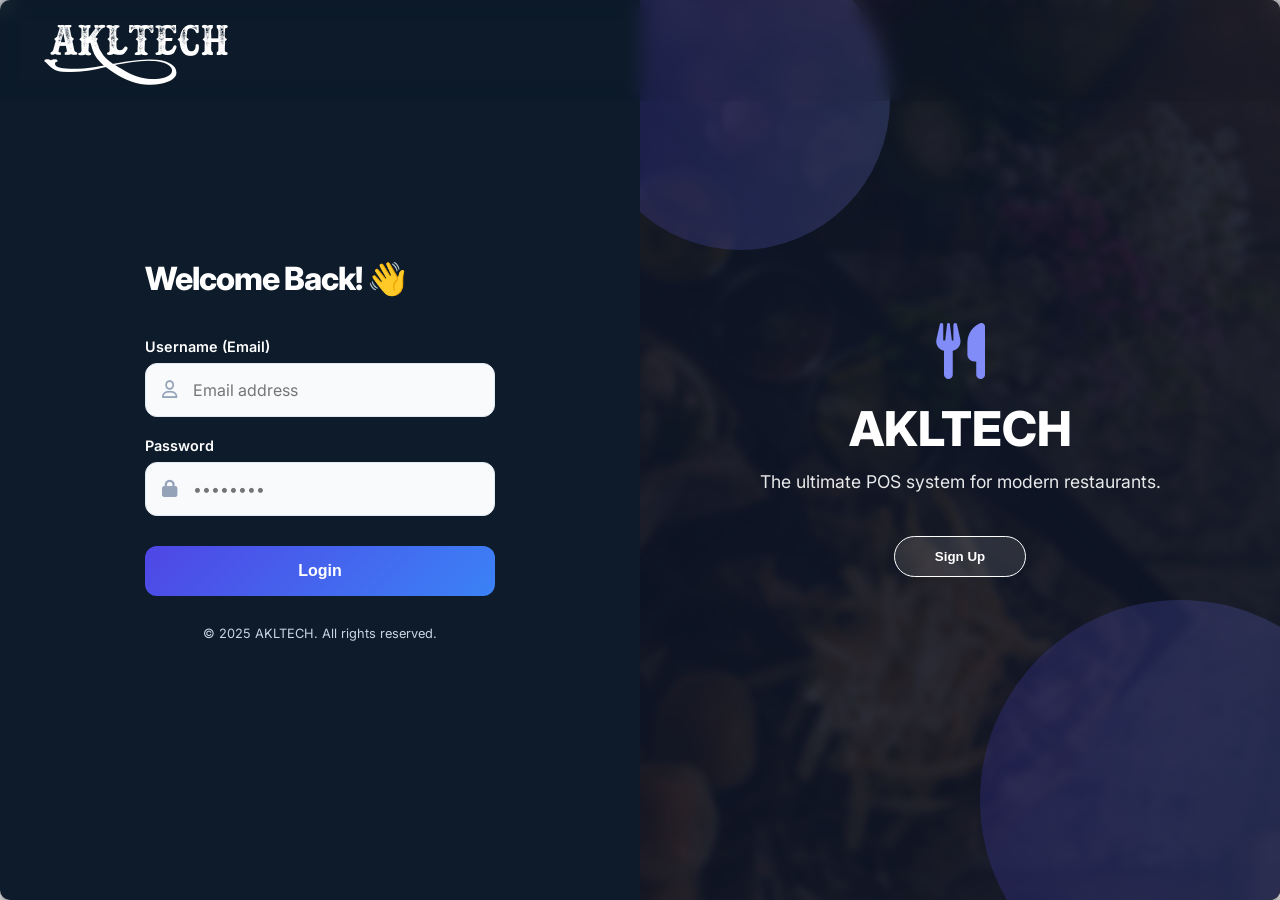
<file: akltech/akltech-final-main/profile/profile.html>
<!DOCTYPE html>
<html lang="en">
<head>
    <meta charset="UTF-8">
    <meta name="viewport" content="width=device-width, initial-scale=1.0">
    <title>My Profile - AKLTECH</title>
    <link rel="stylesheet" href="profile.css">
    <link rel="stylesheet" href="https://cdnjs.cloudflare.com/ajax/libs/font-awesome/6.0.0/css/all.min.css">
</head>
<body>
    <div class="navbar">
        <a href="../home/home.html" class="logo">AKLTECH</a>
        
        <div class="menu-toggle" onclick="toggleMenu()">
            <i class="fas fa-bars"></i>
        </div>

        <nav class="navig">
            <ul id="nav-links">
                <li><a href="../product/menu.html">Order Now</a></li>
                <li><a href="#footerr">Contact us</a></li>
            </ul>
        </nav>
    </div>

    <div class="profile-container">
        <section class="user-info-card">
            
            <div class="user-avatar" id="avatar-container" style="overflow: hidden; width: 80px; height: 80px; border-radius: 50%; margin: 0 auto 15px; display: flex; align-items: center; justify-content: center; background: #333;">
                <i class="fas fa-user-circle" id="default-avatar-icon" style="font-size: 80px; color: #888;"></i>
                <img id="profile-image-display" src="" alt="Profile Picture" style="display: none; width: 100%; height: 100%; object-fit: cover;">
            </div>
            
            <div class="user-details" id="display-mode">
                <h2 id="user-name">Loading...</h2>
                <p><i class="fas fa-envelope"></i> <span id="user-email">--</span></p>
                <p><i class="fas fa-phone"></i> <span id="user-phone">--</span></p>
                
                <div style="margin-top: 15px; display: flex; gap: 10px; justify-content: center; flex-wrap: wrap;">
                    <button onclick="enableEdit()" style="padding: 8px 16px; cursor: pointer; border-radius: 5px; border: 1px solid #555; background: transparent; color: inherit; font-weight: bold;">
                        <i class="fas fa-edit"></i> Edit Profile
                    </button>
                    <button onclick="logoutUser()" style="padding: 8px 16px; cursor: pointer; border-radius: 5px; border: 1px solid #ff4757; background: transparent; color: #ff4757; font-weight: bold;">
                        <i class="fas fa-sign-out-alt"></i> Logout
                    </button>
                    <button onclick="showDeleteModal()" style="padding: 8px 16px; cursor: pointer; border-radius: 5px; border: none; background: #ff4757; color: #fff; font-weight: bold;">
                        <i class="fas fa-trash-alt"></i> Delete Account
                    </button>
                </div>
            </div>

            <div class="user-details" id="edit-mode" style="display: none; width: 100%; max-width: 300px; margin: 0 auto;">
                
                <div style="margin-bottom: 12px; text-align: left;">
                    <label style="display: block; font-size: 13px; margin-bottom: 5px; opacity: 0.8;">Profile Picture <small>(Optional)</small></label>
                    <input type="file" id="edit-image" accept="image/*" style="width: 100%; padding: 8px; border-radius: 4px; border: 1px solid #555; background: #222; color: #fff;">
                </div>

                <div style="margin-bottom: 12px; text-align: left;">
                    <label style="display: block; font-size: 13px; margin-bottom: 5px; opacity: 0.8;">Full Name</label>
                    <input type="text" id="edit-name" placeholder="Full Name" style="width: 100%; padding: 8px; border-radius: 4px; border: 1px solid #555; background: #222; color: #fff;">
                </div>
                
                <div style="margin-bottom: 12px; text-align: left;">
                    <label style="display: block; font-size: 13px; margin-bottom: 5px; opacity: 0.8;">Email <small>(Cannot be changed)</small></label>
                    <p style="padding: 8px; background: rgba(255,255,255,0.05); border-radius: 4px; margin: 0; font-size: 14px;"><i class="fas fa-envelope"></i> <span id="edit-email-display">--</span></p>
                </div>

                <div style="margin-bottom: 15px; text-align: left;">
                    <label style="display: block; font-size: 13px; margin-bottom: 5px; opacity: 0.8;">Phone Number</label>
                    <input type="tel" id="edit-phone" placeholder="Phone Number" style="width: 100%; padding: 8px; border-radius: 4px; border: 1px solid #555; background: #222; color: #fff;">
                </div>
                
                <div style="display: flex; gap: 10px; justify-content: center;">
                    <button onclick="saveProfile()" style="padding: 8px 20px; cursor: pointer; background-color: #4f46e5; color: white; border: none; border-radius: 4px; font-weight: bold;">Save</button>
                    <button onclick="cancelEdit()" style="padding: 8px 20px; cursor: pointer; background-color: transparent; color: #ff4757; border: 1px solid #ff4757; border-radius: 4px; font-weight: bold;">Cancel</button>
                </div>
            </div>
        </section>

        <section class="order-history">
            <div class="history-header">
                <h3><i class="fas fa-history"></i> Order History</h3>
                <div class="filter-container">
                    <input type="month" id="order-month-filter" class="month-filter-input">
                    <button onclick="clearFilter()" id="clear-filter-btn" class="clear-btn" style="display: none;" title="Clear Filter">
                        <i class="fas fa-times"></i>
                    </button>
                </div>
            </div>
            <div class="table-container">
                <table>
                    <thead>
                        <tr>
                            <th>Order ID</th>
                            <th>Date</th>
                            <th>Total Price</th>
                        </tr>
                    </thead>
                    <tbody id="orders-list">
                    </tbody>
                </table>
            </div>
        </section>
    </div>

    <div id="delete-modal" style="display: none; position: fixed; top: 0; left: 0; width: 100%; height: 100%; background: rgba(0,0,0,0.8); z-index: 2000; justify-content: center; align-items: center; backdrop-filter: blur(5px);">
        <div style="background: #111; padding: 30px; border-radius: 10px; border: 1px solid #ff4757; text-align: center; max-width: 400px; width: 90%; box-shadow: 0 4px 15px rgba(255, 71, 87, 0.2);">
            <i class="fas fa-exclamation-triangle" style="font-size: 40px; color: #ff4757; margin-bottom: 15px;"></i>
            <h3 style="color: #ff4757; margin-bottom: 15px; font-size: 1.5rem;">Delete Account</h3>
            <p style="color: #ccc; margin-bottom: 20px; font-size: 14px;">Warning: This action cannot be undone. Please enter your password to confirm account deletion.</p>
            
            <input type="password" id="delete-password" placeholder="Enter your password" style="width: 100%; padding: 12px; margin-bottom: 20px; border-radius: 5px; border: 1px solid #555; background: #222; color: white; font-size: 1rem;">
            
            <div style="display: flex; gap: 10px; justify-content: center;">
                <button onclick="confirmDeleteAccount()" id="confirm-delete-btn" style="flex: 1; padding: 10px; background: #ff4757; color: white; border: none; border-radius: 5px; cursor: pointer; font-weight: bold; transition: 0.3s;">Delete</button>
                <button onclick="hideDeleteModal()" style="flex: 1; padding: 10px; background: transparent; color: #ccc; border: 1px solid #ccc; border-radius: 5px; cursor: pointer; transition: 0.3s;">Cancel</button>
            </div>
        </div>
    </div>

    <script src="profile.js"></script>
    
    <footer class="site-footer" id="footerr">
        <div class="footer-container">
            <div class="footer-row">
                
                <div class="footer-col">
                    <h4>Social media</h4>
                    <div class="social-links">
                        <a href="https://www.facebook.com/egyptelu/" target="_blank" rel="noopener noreferrer"><i class="fab fa-facebook-f"></i></a>
                        <a href="https://x.com/eelu_university" target="_blank" rel="noopener noreferrer"><i class="fab fa-twitter"></i></a>
                        <a href="https://www.instagram.com/eelu.university/" target="_blank" rel="noopener noreferrer"><i class="fab fa-instagram"></i></a>
                        <a href="https://www.linkedin.com/school/egyptelu/posts/?feedView=all" target="_blank" rel="noopener noreferrer"><i class="fab fa-linkedin-in"></i></a>
                    </div>
                </div>

                <div class="footer-col">
                    <h4>Get Help</h4>
                    <ul>
                        <p class="issue-text">Faced an issue?</p>
                        <a href="mailto:projectt.teamm@gmail.com" class="contact-link">Contact Us <i class="fas fa-arrow-right"></i></a>  
                    </ul>
                </div>

            </div>
            
            <hr class="footer-divider">
            
            <div class="footer-bottom">
                <p>&copy; 2025 All Rights Reserved.</p>
            </div>
        </div>
    </footer>
</body>
</html>
</file>
<file: akltech/akltech-final-main/checkout/checkout.css>
@import url('https://fonts.googleapis.com/css2?family=Poppins:wght@300;400;500;600;700&display=swap');

@font-face { font-family: myfont; src: url(docktrin.ttf); }

:root {
    --primary: #0b1d49;
    --accent: #E4B95B;
    --bg-light: #f3f4f6;
    --white: #ffffff;
    --text-dark: #1f2937;
    --text-gray: #6b7280;
    --success: #10b981;
    --border: #e5e7eb;
}

/* === Base Reset & Full Height Fix === */
* { box-sizing: border-box; margin: 0; padding: 0; }

html, body {
    height: 100%;
    width: 100%;
    overflow-x: hidden; /* يمنع السكرول العرضي نهائياً */
}

body { 
    font-family: 'Poppins', sans-serif; 
    background: var(--bg-light); 
    color: var(--text-dark);
    display: flex;
    flex-direction: column;
}

/* === Header === */
.checkout-header { background: var(--white); padding: 15px 0; box-shadow: 0 1px 3px rgba(0,0,0,0.05); position: sticky; top: 0; z-index: 100; width: 100%; }
.container { max-width: 1200px; margin: 0 auto; padding: 0 15px; width: 100%; } /* تقليل الـ padding للموبايل */
.nav-flex { display: flex; justify-content: space-between; align-items: center; }
.back-link { text-decoration: none; color: var(--text-dark); font-weight: 500; font-size: 0.9rem; transition: 0.2s; display: flex; align-items: center; gap: 5px; }

.brand-logo { font-weight: 700; font-size: 1.6rem; color: var(--primary); letter-spacing: 1px; font-family: myfont, sans-serif; cursor: pointer; }
.secure-badge { font-size: 0.8rem; color: var(--success); font-weight: 500; display: flex; align-items: center; gap: 5px; background: #ecfdf5; padding: 5px 12px; border-radius: 20px; white-space: nowrap; }

/* === Main Content === */
main {
    flex: 1;
    width: 100%;
    padding-bottom: 20px;
}

/* === Progress Steps (معدل للتجاوب) === */
.steps-wrapper { 
    display: flex; 
    justify-content: center; 
    align-items: center; 
    margin: 25px auto; 
    width: 100%;
    max-width: 600px;
    padding: 0 10px; /* لمنع الالتصاق بالحواف */
}

.steps-wrapper .step { 
    display: flex; 
    align-items: center; 
    gap: 6px; 
    font-size: 0.85rem; 
    font-weight: 600; 
    color: var(--text-gray); 
    opacity: 0.6;
    white-space: nowrap; 
}

.steps-wrapper .step span { 
    width: 26px; 
    height: 26px; 
    background: var(--bg-light); 
    border: 2px solid var(--text-gray);
    color: var(--text-gray); 
    border-radius: 50%; 
    display: flex; 
    align-items: center; 
    justify-content: center; 
    font-size: 0.8rem; 
    z-index: 2; 
    flex-shrink: 0; /* يمنع انكماش الدائرة */
}

.steps-wrapper .line { 
    flex-grow: 1; 
    height: 2px; 
    background: #e5e7eb; 
    margin: 0 8px;
    min-width: 10px; 
}

/* Active State */
.steps-wrapper .step.active { color: var(--primary); opacity: 1; }
.steps-wrapper .step.active span { background: var(--primary); border-color: var(--primary); color: var(--white); }
.steps-wrapper .line.active { background: var(--primary); }


/* === Layout Grid === */
.checkout-layout { 
    display: grid; 
    grid-template-columns: 1.8fr 1fr;
    gap: 25px; 
    margin-bottom: 50px; 
    width: 100%;
}

/* === Cards === */
.card-box { background: var(--white); border-radius: 12px; box-shadow: 0 4px 6px -1px rgba(0,0,0,0.05); overflow: hidden; margin-bottom: 20px; border: 1px solid var(--border); width: 100%; }
.card-header { padding: 15px 20px; border-bottom: 1px solid var(--border); display: flex; justify-content: space-between; align-items: center; background: #fafafa; }
.card-header h3 { font-size: 1rem; color: var(--primary); display: flex; align-items: center; gap: 10px; margin: 0; }
.card-body { padding: 20px; }
.mode-badge { background: var(--primary); color: var(--white); font-size: 0.75rem; padding: 4px 12px; border-radius: 20px; text-transform: uppercase; font-weight: 700; }

/* Inputs */
.modern-input { width: 100%; padding: 12px 15px; border: 1px solid var(--border); border-radius: 8px; font-size: 0.95rem; outline: none; background: #f9fafb; }
.detail-box { background: #eff6ff; border: 1px solid #bfdbfe; color: #1e40af; padding: 15px; border-radius: 8px; display: flex; align-items: center; gap: 10px; font-weight: 500; font-size: 0.95rem; }
.input-row { margin-bottom: 15px; }

/* Payment Grid */
.payment-grid { display: grid; grid-template-columns: 1fr 1fr; gap: 15px; padding: 20px; }
.payment-card { cursor: pointer; position: relative; width: 100%; }
.payment-card input { display: none; }
.p-content { border: 2px solid var(--border); border-radius: 10px; padding: 15px; display: flex; flex-direction: column; align-items: center; gap: 10px; transition: 0.3s; background: var(--white); height: 100%; width: 100%; }
.p-icon { font-size: 24px; color: var(--text-gray); }
.check-mark { position: absolute; top: 10px; right: 10px; color: var(--primary); opacity: 0; transform: scale(0.5); transition: 0.3s; }
.payment-card input:checked + .p-content { border-color: var(--primary); background: #232b431b; }
.payment-card input:checked + .p-content .p-icon { color: var(--primary); }
.payment-card input:checked + .p-content .check-mark { opacity: 1; transform: scale(1); }

/* Credit Card Form */
.cc-form { padding: 0 20px 20px; display: none; }
.cc-form.show { display: block; }
.input-row.split { display: grid; grid-template-columns: 1fr 1fr; gap: 15px; }

/* Items List */
.items-scroll-list { padding: 0 20px; max-height: 300px; overflow-y: auto; }
.checkout-item { display: flex; justify-content: space-between; align-items: center; padding: 15px 0; border-bottom: 1px solid var(--border); }
.checkout-item:last-child { border-bottom: none; }
.item-left { display: flex; align-items: center; gap: 15px; }
.item-left img { width: 50px; height: 50px; border-radius: 8px; object-fit: cover; border: 1px solid var(--border); flex-shrink: 0; }
.item-info h4 { font-size: 0.95rem; margin-bottom: 3px; }
.item-info p { font-size: 0.8rem; color: var(--text-gray); }
.item-price { font-weight: 600; color: var(--primary); white-space: nowrap; }

/* Summary */
.summary-column { position: relative; }
.summary-card { background: var(--white); padding: 20px; border-radius: 12px; box-shadow: 0 10px 25px rgba(0,0,0,0.05); border: 1px solid var(--border); position: sticky; top: 90px; width: 100%; }
.summary-card h3 { font-size: 1.1rem; color: var(--primary); margin-bottom: 20px; border-bottom: 2px solid var(--bg-light); padding-bottom: 10px; }
.summary-details .s-row { display: flex; justify-content: space-between; margin-bottom: 12px; font-size: 0.9rem; color: var(--text-gray); }
.divider { height: 1px; background: var(--border); margin: 15px 0; }
.s-row.total { font-size: 1.2rem; font-weight: 700; color: var(--primary); }

.pay-btn-main { width: 100%; background: var(--primary); color: var(--white); border: none; padding: 16px; border-radius: 8px; font-size: 1rem; font-weight: 700; cursor: pointer; margin-top: 20px; display: flex; justify-content: center; gap: 10px; }
.pay-btn-main:hover { background: #1e293b; }
.terms-text { font-size: 0.75rem; color: #9ca3af; text-align: center; margin-top: 15px; }
.spinner { width: 20px; height: 20px; border: 3px solid rgba(255,255,255,0.1); border-top-color: var(--primary); border-radius: 50%; animation: spin 0.8s linear infinite; display: none; }
@keyframes spin { to { transform: rotate(360deg); } }

/* Footer */
#footerr.site-footer {
background-image: linear-gradient(rgba(0, 0, 0, 0.85), rgba(0, 0, 0, 0.95)), 
                      url('https://images.unsplash.com/photo-1451187580459-43490279c0fa?q=80&w=2072&auto=format&fit=crop');    
    background-size: cover;      /* عشان الصورة تغطي المساحة كلها */
    background-position: center; /* سنترة الصورة */
    background-repeat: no-repeat;
    
    /* بقية الخواص القديمة زي ما هي */
    color: #b0b0b0;
    padding: 40px 0 15px;
    font-size: 14px;
    line-height: 1.5;
    direction: ltr;
    text-align: left;
}

#footerr .footer-container {
    max-width: 1200px;
    margin: auto;
    padding: 0 20px;
}

#footerr .footer-row {
    display: flex;
    flex-wrap: wrap;
    justify-content: space-between;
}

/* Columns - INCREASED WIDTH (Since we have 3 cols now) */
#footerr .footer-col {
    width: 30%; /* كان 22% */
    margin-bottom: 20px;
}

#footerr .footer-col h4 {
    font-size: 17px;
    color: #ffffff;
    text-transform: capitalize;
    margin-bottom: 20px;
    font-weight: 600;
    position: relative;
    padding-bottom: 8px;
}

#footerr .footer-col h4::before {
    content: '';
    position: absolute;
    left: 0;
    bottom: -2px;
    background-color: #E4B95B;
    height: 2px;
    box-sizing: border-box;
    width: 40px;
}

#footerr .footer-col ul {
    list-style: none;
    padding: 0;
    margin: 0;
}

#footerr .footer-col ul li:not(:last-child) {
    margin-bottom: 8px; /* قللت المسافات بين الروابط */
}

#footerr .footer-col ul li a {
    font-size: 14px;
    text-transform: capitalize;
    color: #b0b0b0;
    text-decoration: none;
    font-weight: 400;
    transition: all 0.3s ease;
    display: block;
}

#footerr .footer-col ul li a:hover {
    color: #ffffff;
    padding-left: 5px;
}

/* New Support/Contact Section Styling */
#footerr .support-box {
    margin-top: 15px;
    padding-top: 10px;
    border-top: 1px solid rgba(255,255,255,0.1);
}

#footerr .issue-text {
    margin: 0 0 5px 0;
    font-size: 13px;
    color: #888;
}

#footerr .contact-link {
    color: #E4B95B; /* نفس لون البراند */
    font-weight: 600;
    text-decoration: none;
    font-size: 14px;
    transition: color 0.3s;
}

#footerr .contact-link:hover {
    color: #fff;
    text-decoration: underline;
}

#footerr .contact-link i {
    font-size: 12px;
    margin-left: 5px;
}

/* Social Icons */
#footerr .social-links a {
    display: inline-block;
    height: 35px; /* صغرت الايقونات شوية */
    width: 35px;
    background-color: rgba(255,255,255,0.1);
    margin-right: 8px;
    text-align: center;
    line-height: 35px;
    border-radius: 50%;
    color: #ffffff;
    transition: all 0.3s ease;
    text-decoration: none;
    font-size: 14px;
}

#footerr .social-links a:hover {
    color: #1a1a1a;
    background-color: #ffffff;
    transform: translateY(-3px);
}

/* Divider */
#footerr .footer-divider {
    border: 0;
    border-top: 1px solid rgba(255,255,255,0.1);
    margin: 15px 0; /* قللت المسافة */
}

#footerr .footer-bottom {
    text-align: center;
    color: #777;
    font-size: 13px;
}


/* =========================================
   📱 MEDIA QUERIES (FIXED FOR FULL RESPONSIVENESS)
   ========================================= */

@media (max-width: 992px) {
    .checkout-layout { 
        grid-template-columns: 1fr; 
        gap: 20px; 
    }
    .summary-column { order: 1; }
    .summary-card { position: static; }
}

@media (max-width: 768px) {
    .brand-logo { font-size: 1.4rem; }
    .secure-badge span { display: none; } /* Show icon only */
    
    /* Steps: تصغير الحجم بدلاً من الحركة */
    .steps-wrapper { gap: 4px; padding: 0 5px; }
    .steps-wrapper .step { font-size: 0.7rem; gap: 4px; }
    .steps-wrapper .step span { width: 22px; height: 22px; font-size: 0.7rem; }
    .steps-wrapper .line { margin: 0 4px; min-width: 10px; }
    
    /* Cards */
    .payment-grid { grid-template-columns: 1fr; }
    .card-body { padding: 15px; }

    /* Footer: تحت بعض */
    .footer-row { flex-direction: column; align-items: center; text-align: center; gap: 25px; }
    .footer-col { width: 100%; }
    .footer-col h4::before { left: 50%; transform: translateX(-50%); }
}

@media (max-width: 400px) {
    /* شاشات صغيرة جداً */
    .input-row.split { grid-template-columns: 1fr; } /* Inputs stacked */
    .item-left img { width: 40px; height: 40px; }
}

/* === Textarea Styles for Notes === */
textarea.modern-input {
    resize: vertical;
    min-height: 80px;
    font-family: inherit;
    line-height: 1.5;
}
</file>
<file: akltech/akltech-final-main/feedback/feedback.css>
/* ================= FONTS & GLOBAL RULES ================= */
@font-face { font-family: myfont; src: url(docktrin.ttf); }

* {
    margin: 0;
    padding: 0;
    box-sizing: border-box;
}

/* ================= GENERAL & BACKGROUND ================= */
body {
    background-color: #0a0a0b; /* لون أسود عميق */
    /* 1. إضاءة متدرجة دافئة في الأركان (دهبي وبنفسجي)
       2. شبكة خطوط هندسية خفيفة جداً تدي طابع عصري */
    background-image: 
        radial-gradient(circle at 15% 40%, rgba(228, 185, 91, 0.05), transparent 50%),
        radial-gradient(circle at 85% 70%, rgba(79, 70, 229, 0.05), transparent 50%),
        linear-gradient(rgba(255, 255, 255, 0.015) 1px, transparent 1px),
        linear-gradient(90deg, rgba(255, 255, 255, 0.015) 1px, transparent 1px);
    background-size: 100% 100%, 100% 100%, 35px 35px, 35px 35px;
    background-attachment: fixed;
    color: #fff;
    min-height: 100vh;
    position: relative;
    overflow-x: hidden;
}

/* إعدادات مشتركة لأشكال المطعم في الخلفية */
body::before, body::after {
    font-family: "Font Awesome 6 Free";
    font-weight: 900;
    position: fixed;
    z-index: -1;
    pointer-events: none;
    /* استخدام clamp يضمن إن الحجم يكون مناسب للموبايل (120px) والكمبيوتر (300px) */
    font-size: clamp(120px, 20vw, 300px);
    opacity: 0.4; /* لتصبح أكثر وضوحاً */
}

/* أيقونة الشوكة والسكينة (يمين) */
body::before {
    content: "\f2e7"; 
    color: #E4B95B; /* لون دهبي */
    top: 15%;
    right: -2%;
    animation: floatRight 6s ease-in-out infinite alternate;
}

/* أيقونة البرجر (شمال) */
body::after {
    content: "\f805"; 
    color: #4f46e5; /* لون بنفسجي */
    bottom: 10%;
    left: -2%;
    animation: floatLeft 8s ease-in-out infinite alternate-reverse;
}

/* ================= BACKGROUND ANIMATIONS ================= */
@keyframes floatRight {
    0% { transform: translateY(0) rotate(15deg); }
    100% { transform: translateY(-30px) rotate(25deg); }
}

@keyframes floatLeft {
    0% { transform: translateY(0) rotate(-15deg); }
    100% { transform: translateY(-30px) rotate(-5deg); }
}

/* ================= NAVBAR ================= */
.navbar {
    background-color: #00000006;
    width: 100%;
    position: fixed;
    top: 0;
    z-index: 1000;
    padding: 10px 50px;
    display: flex;
    align-items: center;
    justify-content: space-between;
    backdrop-filter: blur(10px);
    transition: 0.3s;
    border-bottom: 1px solid rgba(255,255,255,0.05);
}

.logo {
    text-decoration: none;
    color: #fff;
    font-size: clamp(2rem, 4vw, 3rem);
    font-family: myfont, sans-serif;
    font-weight: 200;
}

.navig ul {
    list-style: none;
    display: flex;
    gap: 30px;
}

.navig ul li a {
    color: #fff;
    text-decoration: none;
    font-size: 1.1rem;
    position: relative;
    transition: color 0.3s;
}

.navig ul li a::after {
    content: '';
    position: absolute;
    left: 0;
    bottom: -5px;
    width: 100%;
    height: 2px;
    background-color: #E4B95B;
    transform: scaleX(0);
    transition: 0.3s;
}

.navig ul li a:hover { color: #E4B95B; }
.navig ul li a:hover::after { transform: scaleX(1); }

/* زر القائمة للموبايل (مخفي في الشاشات الكبيرة) */
.menu-toggle {
    display: none;
    color: white;
    font-size: 1.8rem;
    cursor: pointer;
}

/* ================= FEEDBACK SECTION ================= */
.feedback-container {
    max-width: 600px;
    margin: 150px auto 100px; 
    padding: 40px;
    background: #111;
    border-radius: 15px;
    border: 1px solid #333;
    box-shadow: 0 10px 30px rgba(0,0,0,0.5);
}

.feedback-container h2 {
    text-align: center;
    color: #E4B95B;
    margin-bottom: 30px;
    font-size: 2rem;
    font-weight: 600;
}

.form-group {
    margin-bottom: 25px;
}

label {
    display: block;
    margin-bottom: 10px;
    color: #aaa;
    font-weight: 600;
    font-size: 0.95rem;
}

select, textarea {
    width: 100%;
    padding: 14px;
    background: #222;
    color: #fff;
    border: 1px solid #333;
    border-radius: 8px;
    font-size: 15px;
    font-family: 'Poppins', sans-serif;
    outline: none;
    transition: border-color 0.3s;
}

select option {
    background: #222;
    color: #fff;
}

select:focus, textarea:focus {
    border-color: #E4B95B;
}

/* Star Rating System */
.stars-container {
    display: flex;
    flex-direction: row-reverse;
    justify-content: center;
    gap: 15px;
}

.stars-container input { display: none; }

.stars-container label {
    font-size: 45px;
    color: #444; 
    cursor: pointer;
    transition: color 0.2s;
    margin: 0;
    line-height: 1;
}

.stars-container label:hover,
.stars-container label:hover ~ label,
.stars-container input:checked ~ label {
    color: #E4B95B; 
}

/* Tags System */
.tags-container {
    display: flex;
    flex-wrap: wrap;
    gap: 10px;
    margin-top: 10px;
}

.tag-btn {
    background: #222;
    border: 1px solid #333;
    color: #aaa;
    padding: 10px 18px;
    border-radius: 20px;
    cursor: pointer;
    font-size: 14px;
    transition: all 0.3s;
}

.tag-btn.active {
    background: #E4B95B;
    color: #000;
    border-color: #E4B95B;
    font-weight: 600;
}

.tag-btn:hover:not(.active) {
    border-color: #555;
    color: #fff;
}

.submit-btn {
    width: 100%;
    padding: 16px;
    background-color: #E4B95B;
    color: #000;
    border: none;
    border-radius: 8px;
    font-size: 16px;
    font-weight: 600;
    cursor: pointer;
    transition: background 0.3s;
    margin-top: 15px;
    text-transform: uppercase;
    letter-spacing: 1px;
}

.submit-btn:hover { background-color: #d4a94b; }
.submit-btn:disabled { background-color: #555; color: #aaa; cursor: not-allowed; }

/* ================= RESPONSIVE ================= */
@media screen and (max-width: 768px) {
    .feedback-container {
        margin: 100px 20px 50px;
        padding: 25px;
    }
    .stars-container label { font-size: 35px; }
    .navbar { padding: 10px 20px; }
}

/* تنسيق التقييمات السلبية */
.tag-btn.negative-tag {
    border-color: #fca5a5;
    color: #ef4444;
}

.tag-btn.negative-tag:hover {
    background-color: #fef2f2;
}

.tag-btn.negative-tag.active {
    background-color: #ef4444;
    color: white;
    border-color: #ef4444;
}

#footerr.site-footer {
background-image: linear-gradient(rgba(0, 0, 0, 0.85), rgba(0, 0, 0, 0.95)), 
                      url('https://images.unsplash.com/photo-1451187580459-43490279c0fa?q=80&w=2072&auto=format&fit=crop');    
    background-size: cover;      /* عشان الصورة تغطي المساحة كلها */
    background-position: center; /* سنترة الصورة */
    background-repeat: no-repeat;
    
    /* بقية الخواص القديمة زي ما هي */
    color: #b0b0b0;
    padding: 40px 0 15px;
    font-size: 14px;
    line-height: 1.5;
    direction: ltr;
    text-align: left;
}

#footerr .footer-container {
    max-width: 1200px;
    margin: auto;
    padding: 0 20px;
}

#footerr .footer-row {
    display: flex;
    flex-wrap: wrap;
    justify-content: space-between;
}

/* Columns - INCREASED WIDTH (Since we have 3 cols now) */
#footerr .footer-col {
    width: 30%; /* كان 22% */
    margin-bottom: 20px;
}

#footerr .footer-col h4 {
    font-size: 17px;
    color: #ffffff;
    text-transform: capitalize;
    margin-bottom: 20px;
    font-weight: 600;
    position: relative;
    padding-bottom: 8px;
}

#footerr .footer-col h4::before {
    content: '';
    position: absolute;
    left: 0;
    bottom: -2px;
    background-color: #E4B95B;
    height: 2px;
    box-sizing: border-box;
    width: 40px;
}

#footerr .footer-col ul {
    list-style: none;
    padding: 0;
    margin: 0;
}

#footerr .footer-col ul li:not(:last-child) {
    margin-bottom: 8px; /* قللت المسافات بين الروابط */
}

#footerr .footer-col ul li a {
    font-size: 14px;
    text-transform: capitalize;
    color: #b0b0b0;
    text-decoration: none;
    font-weight: 400;
    transition: all 0.3s ease;
    display: block;
}

#footerr .footer-col ul li a:hover {
    color: #ffffff;
    padding-left: 5px;
}

/* New Support/Contact Section Styling */
#footerr .support-box {
    margin-top: 15px;
    padding-top: 10px;
    border-top: 1px solid rgba(255,255,255,0.1);
}

#footerr .issue-text {
    margin: 0 0 5px 0;
    font-size: 13px;
    color: #888;
}

#footerr .contact-link {
    color: #E4B95B; /* نفس لون البراند */
    font-weight: 600;
    text-decoration: none;
    font-size: 14px;
    transition: color 0.3s;
}

#footerr .contact-link:hover {
    color: #fff;
    text-decoration: underline;
}

#footerr .contact-link i {
    font-size: 12px;
    margin-left: 5px;
}

/* Social Icons */
#footerr .social-links a {
    display: inline-block;
    height: 35px; /* صغرت الايقونات شوية */
    width: 35px;
    background-color: rgba(255,255,255,0.1);
    margin-right: 8px;
    text-align: center;
    line-height: 35px;
    border-radius: 50%;
    color: #ffffff;
    transition: all 0.3s ease;
    text-decoration: none;
    font-size: 14px;
}

#footerr .social-links a:hover {
    color: #1a1a1a;
    background-color: #ffffff;
    transform: translateY(-3px);
}

/* Divider */
#footerr .footer-divider {
    border: 0;
    border-top: 1px solid rgba(255,255,255,0.1);
    margin: 15px 0; /* قللت المسافة */
}

#footerr .footer-bottom {
    text-align: center;
    color: #777;
    font-size: 13px;
}
</file>
<file: akltech/akltech-final-main/home/homecss.css>
* {
    margin: 0;
    padding: 0;
    font-family: 'Poppins', sans-serif; /* تم تصحيح اسم الخط */
    box-sizing: border-box;
    scroll-behavior: smooth;
}

body {
    overflow-x: hidden;
    background-color: #000;
}

/* ================= FONTS ================= */
/* تأكد من وجود ملفات الخطوط في المسار الصحيح */
@font-face { font-family: myfont; src: url(docktrin.ttf); }
@font-face { font-family: myfont2; src: url(PlayfairDisplay-VariableFont_wght.ttf); }
@font-face { font-family: myfont3; src: url(collegeb.ttf); }
@font-face { font-family: myfont4; src: url(Mermaid1001.ttf); }

/* ================= NAVBAR ================= */
.navbar {
    background-color: #00000006;
    width: 100%;
    position: fixed;
    z-index: 999;
    padding: 10px 50px;
    display: flex;
    align-items: center;
    justify-content: space-between;
    backdrop-filter: blur(10px);
    transition: 0.3s;
}

.logo {
    text-decoration: none;
    color: #fff;
    font-size: clamp(2rem, 4vw, 3rem); /* حجم متجاوب */
    font-family: myfont, sans-serif;
    font-weight: 200;
}

.navig ul {
    list-style: none;
    display: flex;
    gap: 30px;
}

.navig ul li a {
    color: #fff;
    text-decoration: none;
    font-size: 1.1rem;
    position: relative;
    transition: color 0.3s;
}

.navig ul li a::after {
    content: '';
    position: absolute;
    left: 0;
    bottom: -5px;
    width: 100%;
    height: 2px;
    background-color: #E4B95B;
    transform: scaleX(0);
    transition: 0.3s;
}

.navig ul li a:hover { color: #E4B95B; }
.navig ul li a:hover::after { transform: scaleX(1); }

/* زر القائمة للموبايل (مخفي في الشاشات الكبيرة) */
.menu-toggle {
    display: none;
    color: white;
    font-size: 1.8rem;
    cursor: pointer;
}

/* ================= HERO SECTIONS ================= */
.hero-section {
    width: 100%;
    min-height: 100vh;
    display: flex;
    align-items: center;
    justify-content: center;
    padding: 100px 5%; /* هوامش جانبية نسبية */
    background-size: cover;
    background-position: center;
    background-repeat: no-repeat;
    position: relative;
    text-align: center;
}

.hero-section::before {
    content: "";
    position: absolute;
    inset: 0;
    background: rgba(0, 0, 0, 0.6);
}

.section-content {
    position: relative;
    z-index: 1;
    color: white;
    width: 100%;
    max-width: 1200px;
}

/* BACKGROUNDS */
.hero-1 { background-image: url("background.png"); }
.hero-2 { background-image: url("offer-background.jpg"); }
.hero-3 { background-image: url("daytime_bg.jpeg"); }

/* ================= TEXT STYLING ================= */
/* استخدام clamp للتحكم في حجم الخطوط تلقائياً */
.hero-1 h2 {
    font-size: clamp(2rem, 6vw, 5rem);
    font-weight: 900;
    font-family: myfont2, sans-serif;
    color: white;
    line-height: 1.2;
    margin-bottom: 20px;
}

.hero-2 h2 {
    font-size: clamp(1.8rem, 4vw, 3.5rem);
    font-weight: 300;
    font-family: myfont4, sans-serif;
    margin-bottom: 40px;
}

.hero-3 h2 {
    font-size: clamp(3rem, 8vw, 6rem);
    font-family: myfont, sans-serif;
    margin-bottom: 20px;
    font-weight: 300;

}

.hero-3 .text-container p {
    font-size: clamp(1rem, 1.5vw, 1.3rem);
    font-weight: 400;
    line-height: 1.6;
    max-width: 900px;
    margin: 0 auto;
    text-align: justify;
    text-align-last: center;
}

/* ================= BUTTON ================= */
.animated-button {
    padding: 15px 30px;
    margin-top: 30px; /* مسافة من النص أعلاه */
    font-size: 1.2em;
    font-weight: bold;
    color: white;
    background-color: #E4B95B; /* لون جذاب */
    border: none;
    border-radius: 10px;
    cursor: pointer;
    border: 2px solid #000000;
    box-shadow: 0 4px 15px rgba(0, 0, 0, 0.2);
    transition: background-color 0.3s ease, transform 0.3s ease;
    overflow: hidden;

    
    /* حالة الاختفاء الأولية */
    opacity: 0;
    transform: translateY(20px); /* يبدأ من أسفل قليلاً */
    pointer-events: none; /* لمنع التفاعل معه وهو مخفي */
}
.animated-button.visible {
    opacity: 1;
    transform: translateY(0);
}

  

/* حالة الزر عند المرور عليه بالماوس (Hover) */
.animated-button:hover {
    background-color: #E4B95B;
    transform: translateY(18px) scale(1.05); /* حركة خفيفة للأعلى والتكبير */
    box-shadow: 0 0 20px #E4B95B;

}

/* حالة الظهور المُنشَّطة بواسطة JavaScript */
.animated-button.visible {
    opacity: 1;
    transform: translateY(0); /* يصل لمكانه الأصلي */
    transition: opacity 0.5s ease-out, transform 0.8s cubic-bezier(0.175, 0.885, 0.32, 1.275); 
    /* الـ cubic-bezier يعطي تأثير "نط" أو bounce لطيف */
    pointer-events: auto; /* السماح بالتفاعل معه */
}
.animated-button span {
    position: relative;
    z-index: 10;
    transition: color 0.4s;
}


.animated-button:hover span {
    /* تعديل: لون النص عند التغطية أصبح ghostwhite ليكون مرئيًا على الخلفية السوداء */
    color: rgb(255, 255, 255); 
}

.animated-button::before,
.animated-button::after {
    position: absolute;
    top: 0;
    left: 0;
    width: 100%;
    height: 100%;
    z-index: 0;
}

.animated-button::before {
    content: "TRY NOW!";
    display: flex;
    justify-content: center; /* Horizontal */
    align-items: center;
    /* لون التغطية: أسود */
    background: #000000; 
    width: 120%;
    left: -10%;
    transition: transform 0.4s cubic-bezier(0.3, 1, 0.8, 1);
    

}

.animated-button:hover::before {
    transform: translate3d(100%, 0, 0);
}
/* ================= DINING OPTIONS (GRID) ================= */
.dining-options {
    display: grid;
    /* تحسين الشبكة لتكون أكثر مرونة */
    grid-template-columns: repeat(auto-fit, minmax(250px, 1fr));
    gap: 20px;
    width: 100%;
    margin-top: 30px;
}

.dining-card {
    background: rgba(255, 255, 255, 0.95);
    color: #1c2340;
    border-radius: 16px;
    padding: 30px 20px;
    box-shadow: 0 10px 30px rgba(0,0,0,0.2);
    transition: transform 0.4s ease;
    cursor: pointer;
}

.dining-card:hover {
    transform: translateY(-10px);
}

.dining-card .icon {
    font-size: 40px;
    margin-bottom: 15px;
}

.dining-card h4 {
    font-size: 1.5rem;
    margin-bottom: 10px;
}

/* General Font Setting */
body {
    font-family: 'Poppins', sans-serif;
    margin: 0;
    padding: 0;
    box-sizing: border-box;
}

/* Footer Basics - REDUCED PADDING here */
#footerr.site-footer {
background-image: linear-gradient(rgba(0, 0, 0, 0.85), rgba(0, 0, 0, 0.95)), 
                      url('https://images.unsplash.com/photo-1451187580459-43490279c0fa?q=80&w=2072&auto=format&fit=crop');    
    background-size: cover;      /* عشان الصورة تغطي المساحة كلها */
    background-position: center; /* سنترة الصورة */
    background-repeat: no-repeat;
    
    /* بقية الخواص القديمة زي ما هي */
    color: #b0b0b0;
    padding: 40px 0 15px;
    font-size: 14px;
    line-height: 1.5;
    direction: ltr;
    text-align: left;
}

#footerr .footer-container {
    max-width: 1200px;
    margin: auto;
    padding: 0 20px;
}

#footerr .footer-row {
    display: flex;
    flex-wrap: wrap;
    justify-content: space-between;
}

/* Columns - INCREASED WIDTH (Since we have 3 cols now) */
#footerr .footer-col {
    width: 30%; /* كان 22% */
    margin-bottom: 20px;
}

#footerr .footer-col h4 {
    font-size: 17px;
    color: #ffffff;
    text-transform: capitalize;
    margin-bottom: 20px;
    font-weight: 600;
    position: relative;
    padding-bottom: 8px;
}

#footerr .footer-col h4::before {
    content: '';
    position: absolute;
    left: 0;
    bottom: -2px;
    background-color: #E4B95B;
    height: 2px;
    box-sizing: border-box;
    width: 40px;
}

#footerr .footer-col ul {
    list-style: none;
    padding: 0;
    margin: 0;
}

#footerr .footer-col ul li:not(:last-child) {
    margin-bottom: 8px; /* قللت المسافات بين الروابط */
}

#footerr .footer-col ul li a {
    font-size: 14px;
    text-transform: capitalize;
    color: #b0b0b0;
    text-decoration: none;
    font-weight: 400;
    transition: all 0.3s ease;
    display: block;
}

#footerr .footer-col ul li a:hover {
    color: #ffffff;
    padding-left: 5px;
}

/* New Support/Contact Section Styling */
#footerr .support-box {
    margin-top: 15px;
    padding-top: 10px;
    border-top: 1px solid rgba(255,255,255,0.1);
}

#footerr .issue-text {
    margin: 0 0 5px 0;
    font-size: 13px;
    color: #888;
}

#footerr .contact-link {
    color: #E4B95B; /* نفس لون البراند */
    font-weight: 600;
    text-decoration: none;
    font-size: 14px;
    transition: color 0.3s;
}

#footerr .contact-link:hover {
    color: #fff;
    text-decoration: underline;
}

#footerr .contact-link i {
    font-size: 12px;
    margin-left: 5px;
}

/* Social Icons */
#footerr .social-links a {
    display: inline-block;
    height: 35px; /* صغرت الايقونات شوية */
    width: 35px;
    background-color: rgba(255,255,255,0.1);
    margin-right: 8px;
    text-align: center;
    line-height: 35px;
    border-radius: 50%;
    color: #ffffff;
    transition: all 0.3s ease;
    text-decoration: none;
    font-size: 14px;
}

#footerr .social-links a:hover {
    color: #1a1a1a;
    background-color: #ffffff;
    transform: translateY(-3px);
}

/* Divider */
#footerr .footer-divider {
    border: 0;
    border-top: 1px solid rgba(255,255,255,0.1);
    margin: 15px 0; /* قللت المسافة */
}

#footerr .footer-bottom {
    text-align: center;
    color: #777;
    font-size: 13px;
}

/* Responsive */
@media(max-width: 767px) {
    #footerr .footer-col {
        width: 100%; /* خليتها 100% عشان الموبايل يبقى أوضح */
        text-align: center;
        margin-bottom: 25px;
    }
    #footerr .footer-col h4::before {
        left: 50%;
        transform: translateX(-50%);
    }
}
/* ================= IMPROVED ABOUT US SECTION ================= */

/* تعديل الخلفية لتكون أكثر عتامة لزيادة وضوح النص */
.hero-3::before {
    background: linear-gradient(to bottom, rgba(0,0,0,0.8), rgba(0,0,0,0.9));
}

.about-container {
    width: 100%;
    max-width: 1200px;
    z-index: 2;
    padding: 0 20px;
}

.about-header {
    margin-bottom: 50px;
    text-align: center;
}

.section-title {
    font-size: clamp(2.5rem, 5vw, 4rem);
    font-family: myfont, sans-serif;
    color: #E4B95B; /* اللون الذهبي */
    margin-bottom: 20px;
    letter-spacing: 2px;
    text-transform: uppercase;
}

.about-intro {
    font-size: 1.1rem;
    color: #ddd;
    max-width: 700px;
    margin: 0 auto;
    line-height: 1.8;
}

.about-intro .highlight {
    color: #E4B95B;
    font-weight: bold;
}

/* --- Features Grid System --- */
.features-grid {
    display: grid;
    grid-template-columns: repeat(auto-fit, minmax(300px, 1fr));
    gap: 30px;
    margin-top: 20px;
}

/* تصميم الكارت الزجاجي */
.feature-card {
    background: rgba(255, 255, 255, 0.05); /* شفافية */
    backdrop-filter: blur(10px); /* تأثير الضباب */
    -webkit-backdrop-filter: blur(10px);
    border: 1px solid rgba(255, 255, 255, 0.1);
    padding: 40px 30px;
    border-radius: 20px;
    text-align: center;
    transition: transform 0.4s ease, box-shadow 0.4s ease, border-color 0.4s;
    position: relative;
    overflow: hidden;
}

/* تأثير عند المرور بالماوس */
.feature-card:hover {
    transform: translateY(-10px);
    box-shadow: 0 15px 30px rgba(228, 185, 91, 0.15); /* ظل ذهبي خفيف */
    border-color: #E4B95B;
}

.feature-card .f-icon {
    font-size: 3rem;
    color: #E4B95B;
    margin-bottom: 25px;
    transition: transform 0.3s;
}

.feature-card:hover .f-icon {
    transform: scale(1.1);
}

.feature-card h3 {
    font-size: 1.5rem;
    color: #fff;
    margin-bottom: 15px;
    font-family: 'Poppins', sans-serif;
    font-weight: 600;
}

.feature-card p {
    font-size: 0.95rem;
    color: #ccc;
    line-height: 1.6;
}
/* ================= IMPROVED DINING OPTIONS (HERO-2) ================= */

/* تعتيم الخلفية لزيادة تباين النصوص */
.hero-2::before {
    background: linear-gradient(to bottom, rgba(0,0,0,0.7), rgba(0,0,0,0.9));
}

.options-container {
    width: 100%;
    max-width: 1200px;
    z-index: 2;
    padding: 0 20px;
}

.options-header {
    text-align: center;
    margin-bottom: 50px;
}

/* استخدام نفس تنسيق العنوان الذهبي لتوحيد الشكل */
.options-header .section-title {
    font-size: clamp(2rem, 5vw, 3.5rem);
    font-family: myfont, sans-serif;
    color: #E4B95B;
    margin-bottom: 10px;
    text-transform: uppercase;
    letter-spacing: 2px;
}

.section-subtitle {
    color: #ccc;
    font-size: 1.1rem;
    font-weight: 300;
}

/* --- Dining Grid --- */
.dining-grid {
    display: grid;
    /* ضبط الأعمدة لتكون مرنة: 4 بجانب بعض في الشاشات الكبيرة */
    grid-template-columns: repeat(auto-fit, minmax(250px, 1fr));
    gap: 25px;
    width: 100%;
}

/* --- Card Style (Glassmorphism) --- */
.dining-card {
    background: rgba(255, 255, 255, 0.03); /* شفافية عالية جداً */
    backdrop-filter: blur(12px);
    -webkit-backdrop-filter: blur(12px);
    border: 1px solid rgba(255, 255, 255, 0.08);
    border-radius: 16px;
    padding: 30px 20px;
    display: flex;
    flex-direction: column;
    align-items: center;
    text-align: center;
    cursor: pointer;
    transition: all 0.4s ease;
    position: relative;
    overflow: hidden;
}

/* تأثير التفاعل (Hover) */
.dining-card:hover {
    transform: translateY(-10px);
    background: rgba(255, 255, 255, 0.08);
    border-color: #E4B95B;
    box-shadow: 0 10px 40px rgba(0, 0, 0, 0.5);
}

/* تنسيق الأيقونات الرئيسية */
.dining-card .d-icon {
    font-size: 2.5rem;
    color: #fff;
    background: rgba(228, 185, 91, 0.1); /* دائرة خلفية خفيفة */
    width: 80px;
    height: 80px;
    border-radius: 50%;
    display: flex;
    align-items: center;
    justify-content: center;
    margin-bottom: 20px;
    transition: 0.4s;
}

.dining-card:hover .d-icon {
    background: #E4B95B; /* تتحول للذهبي عند الماوس */
    color: #000;
    transform: scale(1.1) rotate(5deg);
}

.dining-card h4 {
    font-size: 1.4rem;
    color: #fff;
    margin-bottom: 8px;
    font-family: 'Poppins', sans-serif;
    font-weight: 600;
}

.dining-card p {
    font-size: 0.9rem;
    color: #aaa;
    line-height: 1.4;
    margin-bottom: 20px;
}

/* أيقونة السهم الصغيرة في الأسفل */
.dining-card .arrow-icon {
    margin-top: auto;
    color: #E4B95B;
    font-size: 1.2rem;
    opacity: 0;
    transform: translateX(-20px);
    transition: 0.4s;
}

.dining-card:hover .arrow-icon {
    opacity: 1;
    transform: translateX(0);
}

/* ================= RESPONSIVE ADJUSTMENTS ================= */

@media screen and (max-width: 900px) {
    .dining-grid {
        grid-template-columns: repeat(2, 1fr); /* عمودين في التابلت */
    }
}

@media screen and (max-width: 600px) {
    .hero-2 {
        padding: 60px 20px;
    }
    
    .dining-grid {
        grid-template-columns: 1fr; /* عمود واحد في الموبايل */
        gap: 20px;
    }

    .dining-card {
        flex-direction: row; /* جعل الكارت أفقي في الموبايل ليكون أجمل */
        text-align: left;
        padding: 20px;
        align-items: center;
    }

    .dining-card .d-icon {
        width: 60px;
        height: 60px;
        font-size: 1.5rem;
        margin-bottom: 0;
        margin-right: 20px;
    }

    .dining-card .arrow-icon {
        margin-left: auto; /* دفع السهم لليمين */
        margin-top: 0;
        opacity: 1; /* إظهار السهم دائماً في الموبايل */
        transform: translateX(0);
    }
    
    .dining-card p {
        display: none; /* إخفاء الوصف الطويل في الموبايل لتوفير المساحة (اختياري) */
    }
    
    .dining-card h4 {
        margin-bottom: 0;
        font-size: 1.2rem;
    }
}
/* ================= RESPONSIVE TWEAKS FOR ABOUT US ================= */

@media screen and (max-width: 768px) {
    .hero-3 {
        padding: 60px 5%; /* تقليل الحواشي للموبايل */
        height: auto; /* السماح للطول بالتمدد */
        min-height: auto;
    }
    
    .section-title {
        margin-top: 30px;
    }

    .features-grid {
        grid-template-columns: 1fr; /* كارت واحد في كل صف */
        gap: 20px;
    }

    .feature-card {
        padding: 30px 20px;
    }
}
/* ================= MEDIA QUERIES (RESPONSIVENESS) ================= */

/* للأجهزة اللوحية والموبايل (أقل من 900px) */
@media screen and (max-width: 900px) {
    .menu-toggle {
        display: block; /* إظهار زر القائمة */
    }

    .navig {
        position: absolute;
        top: 100%;
        right: 0;
        width: 100%; /* القائمة تأخذ عرض الشاشة بالكامل */
        background: rgba(0, 0, 0, 0.95);
        border-top: 1px solid #333;
        max-height: 0;
        overflow: hidden;
        transition: max-height 0.5s ease;
    }

    .navig.active {
        max-height: 400px; /* فتح القائمة */
    }

    .navig ul {
        flex-direction: column;
        align-items: center;
        padding: 20px 0;
        gap: 20px;
    }

    .hero-section {
        padding: 80px 20px;
    }
}

/* للموبايل الصغير (أقل من 600px) */
@media screen and (max-width: 600px) {
    .navbar {
        padding: 10px 20px;
    }

    .dining-options {
        grid-template-columns: 1fr; /* عرض البطاقات واحدة تلو الأخرى */
    }

    .site-footer .cols {
        flex-direction: column;
        text-align: center;
    }
    
    .footer-col {
        width: 100%;
        margin-bottom: 30px;
    }

    .hero-3 .text-container p {
        text-align: center; /* إلغاء الـ justify للموبايل لتسهيل القراءة */
    }
}
</file>
<file: akltech/akltech-final-main/login/login.css>
:root {
    --primary: #4f46e5;
    --primary-hover: #4338ca;
    --text-dark: #0f172a;
    --text-gray: #64748b;
    --bg-light: #f8fafc;
    --white: #ffffff;
    --border: #e2e8f0;
    --gradient-bg: linear-gradient(135deg, #4f46e5 0%, #3b82f6 100%);
}
@font-face { font-family: myfont; src: url(docktrin.ttf); }


* {
    box-sizing: border-box;
    margin: 0;
    padding: 0;
}

body {
    font-family: 'Inter', sans-serif;
    background: #f6f5f7;
    display: flex;
    justify-content: center;
    align-items: center;
    flex-direction: column;
    height: 100vh;
}

.navbar {
    background-color: #00000006;
    width: 100%;
    position: fixed;
    z-index: 999;
    padding: 10px 50px;
    display: flex;
    align-items: center;
    justify-content: space-between;
    backdrop-filter: blur(10px);
    transition: 0.3s;
}

.logo {
    text-decoration: none;
    color: #fff;
    font-size: clamp(2rem, 4vw, 3rem); /* حجم متجاوب */
    font-family: myfont, sans-serif;
    font-weight: 200;
}

.navig ul {
    list-style: none;
    display: flex;
    gap: 30px;
}

.navig ul li a {
    color: #fff;
    text-decoration: none;
    font-size: 1.1rem;
    position: relative;
    transition: color 0.3s;
}

.navig ul li a::after {
    content: '';
    position: absolute;
    left: 0;
    bottom: -5px;
    width: 100%;
    height: 2px;
    background-color: #E4B95B;
    transform: scaleX(0);
    transition: 0.3s;
}

.navig ul li a:hover { color: #E4B95B; }
.navig ul li a:hover::after { transform: scaleX(1); }


/* --- الهيكل الرئيسي للحركة --- */
.container {
    background-color: #0D1B2A; /* لون الخلفية الداكن الخاص بك */
    border-radius: 10px;
    box-shadow: 0 14px 28px rgba(0,0,0,0.25), 
            0 10px 10px rgba(0,0,0,0.22);
    position: relative;
    overflow: hidden;
    width: 100%;
    max-width: 100%;
    min-height: 100vh;
}

.form-container {
    position: absolute;
    top: 0;
    height: 100%;
    transition: all 0.6s ease-in-out;
    display: flex;
    align-items: center;
    justify-content: center;
    padding: 0 50px;
}

.form-container form {
    background-color: #0D1B2A; /* نفس لون الخلفية */
    display: flex;
    align-items: center;
    justify-content: center;
    flex-direction: column;
    padding: 0 50px;
    height: 100%;
    text-align: center;
    width: 100%;
    max-width: 450px; /* لضبط عرض الفورم */
}

/* حركة التبديل */
.sign-in-container {
    left: 0;
    width: 50%;
    z-index: 2;
}

.container.right-panel-active .sign-in-container {
    transform: translateX(100%);
}

.sign-up-container {
    left: 0;
    width: 50%;
    opacity: 0;
    z-index: 1;
}

.container.right-panel-active .sign-up-container {
    transform: translateX(100%);
    opacity: 1;
    z-index: 5;
    animation: show 0.6s;
}

@keyframes show {
    0%, 49.99% {
        opacity: 0;
        z-index: 1;
    }
    50%, 100% {
        opacity: 1;
        z-index: 5;
    }
}

/* --- جزء الصورة (Overlay) --- */
.overlay-container {
    position: absolute;
    top: 0;
    left: 50%;
    width: 50%;
    height: 100%;
    overflow: hidden;
    transition: transform 0.6s ease-in-out;
    z-index: 100;
}

.container.right-panel-active .overlay-container {
    transform: translateX(-100%);
}

.overlay {
    background-image: url('back1.jpg'); /* صورتك */
    background-repeat: no-repeat;
    background-size: cover;
    background-position: 0 0;
    color: #FFFFFF;
    position: relative;
    left: -100%;
    height: 100%;
    width: 200%;
    transform: translateX(0);
    transition: transform 0.6s ease-in-out;
}
/* طبقة التظليل فوق الصورة */
.overlay::before {
    content: "";
    position: absolute;
    top: 0;
    left: 0;
    width: 100%;
    height: 100%;
    background: rgba(15, 23, 42, 0.85); /* تظليل داكن كما في تصميمك */
    z-index: 0;
}

.container.right-panel-active .overlay {
    transform: translateX(50%);
}

.overlay-panel {
    position: absolute;
    display: flex;
    align-items: center;
    justify-content: center;
    flex-direction: column;
    padding: 0 40px;
    text-align: center;
    top: 0;
    height: 100%;
    width: 50%;
    transform: translateX(0);
    transition: transform 0.6s ease-in-out;
    z-index: 1; /* فوق طبقة التظليل */
}

.overlay-left {
    transform: translateX(-20%);
}

.container.right-panel-active .overlay-left {
    transform: translateX(0);
}

.overlay-right {
    right: 0;
    transform: translateX(0);
}

.container.right-panel-active .overlay-right {
    transform: translateX(20%);
}

/* --- تصميم العناصر الداخلية (مطابق لتصميمك 100%) --- */

.header-text { margin-bottom: 30px; width: 100%; text-align: left;}
.header-text h2 { font-size: 2rem; color: white; margin-bottom: 10px; font-weight: 800; letter-spacing: -1px; }

.input-group { margin-bottom: 20px; width: 100%; text-align: left; }
.input-group label { display: block; margin-bottom: 8px; font-weight: 600; color: white; font-size: 0.9rem; }

.input-wrapper {
    position: relative; border: 1px solid var(--border); border-radius: 12px;
    background: var(--bg-light); transition: all 0.3s ease; display: flex; align-items: center;
}
.input-wrapper:focus-within { border-color: var(--primary); background: var(--white); box-shadow: 0 0 0 4px rgba(79, 70, 229, 0.1); }
.input-wrapper i { padding: 0 16px; color: #94a3b8; transition: 0.3s; font-size: 1.1rem; }
.input-wrapper:focus-within i { color: var(--primary); }
.input-wrapper input {
    width: 100%; padding: 16px 16px 16px 0; border: none; background: transparent;
    font-family: inherit; font-size: 1rem; color: var(--text-dark); outline: none;
}

.form-actions { display: flex; justify-content: space-between; align-items: center; margin-bottom: 30px; font-size: 0.9rem; width: 100%; }
.remember-me { color: var(--text-gray); cursor: pointer; display: flex; align-items: center; gap: 8px; }
.forgot-pass { color: var(--primary); text-decoration: none; font-weight: 600; }

.buttons-group { width: 100%; margin-top: 10px; }
.btn-login {
    width: 100%;
    padding: 16px; background: var(--gradient-bg); color: white;
    border: none; border-radius: 12px; font-size: 1rem; font-weight: 600; cursor: pointer;
    transition: transform 0.2s, box-shadow 0.2s; display: flex; justify-content: center; align-items: center; gap: 10px;
}
.btn-login:hover { transform: translateY(-2px); box-shadow: 0 10px 20px rgba(79, 70, 229, 0.3); }

/* زرار التبديل الشفاف (Ghost Button) */
button.ghost {
    background-color: transparent;
    border-color: #FFFFFF;
    background: rgba(255,255,255,0.1);
    border: 1px solid white;
    color: white;
    margin-top: 20px;
    width: auto;
    padding: 12px 40px;
    border-radius: 50px;
    cursor: pointer;
    font-weight: 600;
    transition: 0.3s;
}
button.ghost:hover {
    background: white;
    color: var(--primary);
}

.brand-showcase h1 { font-size: 3rem; font-weight: 800; margin-bottom: 10px; }
.brand-showcase p { font-size: 1.1rem; opacity: 0.9; margin-bottom: 20px; font-weight: 400; line-height: 1.6; }
.logo-icon { font-size: 3.5rem; margin-bottom: 20px; color: #818cf8; }

.circle { position: absolute; border-radius: 50%; background: linear-gradient(to right, var(--primary), #818cf8); opacity: 0.2; pointer-events: none;}
.c1 { width: 300px; height: 300px; top: -50px; left: -50px; }
.c2 { width: 400px; height: 400px; bottom: -100px; right: -100px; }

.footer-copy { margin-top: 30px; color: #cbd5e1; font-size: 0.8rem; }
.mobile-logo { display: none; font-size: 1.5rem; font-weight: 800; color: var(--primary); margin-bottom: 20px; align-items: center; gap: 10px; }
.mobile-only { display: none; }
.ghost-link { color: var(--primary); font-weight: bold; cursor: pointer; text-decoration: underline;}

/* --- Responsive (Mobile) --- */
@media (max-width: 768px) {
    .container { height: auto; min-height: 100vh; }
    .overlay-container { display: none; } /* إخفاء الصورة في الموبايل */
    .form-container { width: 100%; position: relative; height: auto; min-height: 100vh; padding: 40px 20px;}
    .sign-in-container { transform: none !important; width: 100%; }
    .sign-up-container { transform: none !important; width: 100%; display: none; opacity: 1; z-index: 5;}
    
    /* عند تفعيل وضع Signup في الموبايل */
    .container.right-panel-active .sign-in-container { display: none; }
    .container.right-panel-active .sign-up-container { display: flex; }

    .mobile-logo { display: flex; }
    .mobile-only { display: block; }
}
</file>
<file: akltech/akltech-final-main/product/menu.css>
/* ================= VARIABLES & GLOBAL ================= */
:root {
    --primary: #0d1b2a;
    --secondary: #1b263b;
    --accent: #E4B95B;
    --accent-hover: #c49b45;
    --bg-light: #f8f9fa;
    --text-dark: #1f1f1f;
    --text-light: #ffffff;
    --shadow: 0 8px 20px rgba(0, 0, 0, 0.06);
    --radius: 12px;
}

* {
    margin: 0;
    padding: 0;
    box-sizing: border-box;
    font-family: 'Poppins', sans-serif;
    -webkit-tap-highlight-color: transparent;
}

body {
    background-color: var(--bg-light);
    color: var(--text-dark);
    overflow-x: hidden;
    width: 100%;
}

/* ================= NAVBAR ================= */
.navbar {
    width: 100%;
    position: fixed;
    top: 0;
    left: 0;
    z-index: 999;
    padding: 10px 5%;
    background: rgba(13, 27, 42, 0.126);
    backdrop-filter: blur(10px);
    box-shadow: 0 2px 10px rgba(0,0,0,0.1);
    display: flex;
    flex-wrap: wrap;
    justify-content: space-between;
    align-items: center;
    transition: 0.3s;
}

@font-face { font-family: myfont; src: url(docktrin.ttf); }
h1, h2, h3 {
    font-family: 'Playfair Display', serif;
}

.logo {
    text-decoration: none;
    color: #fff;
    font-size: clamp(2rem, 4vw, 3rem); /* حجم متجاوب */
    font-family: myfont, sans-serif;
    font-weight: 200;
}

.navig ul {
    list-style: none;
    display: flex;
    gap: 30px;
}

.navig ul li a {
    color: #fff;
    text-decoration: none;
    font-size: 1.1rem;
    position: relative;
    transition: color 0.3s;
}

.navig ul li a::after {
    content: '';
    position: absolute;
    left: 0;
    bottom: -5px;
    width: 100%;
    height: 2px;
    background-color: #E4B95B;
    transform: scaleX(0);
    transition: 0.3s;
}

.navig ul li a:hover { color: #E4B95B; }
.navig ul li a:hover::after { transform: scaleX(1); }

/* زر القائمة للموبايل (مخفي في الشاشات الكبيرة) */
.menu-toggle {
    display: none;
    color: white;
    font-size: 1.8rem;
    cursor: pointer;
}

.cart-icon-wrapper {
    position: relative;
    color: white;
    font-size: 1.4rem;
    text-decoration: none;
    padding: 5px;
    cursor: pointer;
}

#cart-count {
    position: absolute;
    top: -5px;
    right: -8px;
    background: var(--accent);
    color: #fff;
    font-size: 0.7rem;
    padding: 2px 6px;
    border-radius: 50%;
}

/* ================= HERO SECTION ================= */
.menu-header {
    height: 50vh;
    min-height: 300px;
    background: linear-gradient(rgba(13, 27, 42, 0.7), rgba(13, 27, 42, 0.7)),
                url('https://images.unsplash.com/photo-1517248135467-4c7edcad34c4?auto=format&fit=crop&w=1920&q=80');
    background-size: cover;
    background-position: center;
    display: flex;
    align-items: center;
    justify-content: center;
    text-align: center;
    color: white;
    padding: 80px 20px 0;
    margin-bottom: 30px;
}

.header-content h1 {
    font-size: clamp(2rem, 5vw, 3.5rem);
    margin-bottom: 10px;
}

.header-content p {
    font-size: clamp(0.9rem, 3vw, 1.2rem);
    opacity: 0.9;
}

/* ================= AI SECTION ================= */
.ai-wrapper {
    padding: 0 5%;
    margin-top: -50px;
    position: relative;
    z-index: 10;
}

.ai-section {
    background: var(--primary);
    color: white;
    padding: 20px;
    border-radius: var(--radius);
    box-shadow: 0 10px 30px rgba(0, 0, 0, 0.2);
}

.ai-content {
    display: flex;
    justify-content: space-between;
    align-items: center;
    flex-wrap: wrap;
    gap: 15px;
}

.ai-text {
    display: flex;
    align-items: center;
    gap: 15px;
}

.ai-icon { font-size: 2rem; color: var(--accent); }
.ai-content h2 { font-size: 1.4rem; margin: 0; }
.ai-content p { color: #a0aebf; font-size: 0.85rem; margin: 0; }

.ai-btn {
    background: var(--accent);
    color: var(--primary);
    border: none;
    padding: 10px 25px;
    border-radius: 50px;
    font-weight: 600;
    cursor: pointer;
    white-space: nowrap;
    transition: 0.3s;
}
.ai-btn:hover { background: var(--accent-hover); }

/* ================= MENU TABS ================= */
.menu-container {
    max-width: 1200px;
    margin: 40px auto;
    padding: 0 15px;
}

.category-tabs {
    display: flex;
    justify-content: center;
    flex-wrap: wrap;
    gap: 10px;
    margin-bottom: 30px;
}

.tab-btn {
    background: white;
    border: 1px solid #ddd;
    padding: 8px 20px;
    border-radius: 20px;
    font-size: 0.95rem;
    cursor: pointer;
    transition: 0.3s;
    white-space: nowrap;
}

.tab-btn.active, .tab-btn:hover {
    background: var(--primary);
    color: white;
    border-color: var(--primary);
}

/* ================= MENU GRID ================= */
.menu-grid {
    display: grid;
    grid-template-columns: repeat(auto-fill, minmax(260px, 1fr));
    gap: 20px;
}

.menu-card {
    background: white;
    border-radius: var(--radius);
    overflow: hidden;
    box-shadow: var(--shadow);
    border: 1px solid #eee;
    display: flex;
    flex-direction: column;
    transition: transform 0.3s ease;
}

.menu-card:hover { transform: translateY(-5px); }

.menu-card img {
    width: 100%;
    height: 180px;
    object-fit: cover;
}

.card-info {
    padding: 15px;
    display: flex;
    flex-direction: column;
    flex-grow: 1;
}

.card-info h3 {
    font-size: 1.1rem;
    color: var(--primary);
    margin-bottom: 5px;
}

.card-info p {
    font-size: 0.85rem;
    color: #666;
    margin-bottom: 15px;
    flex-grow: 1;
    line-height: 1.4;
}

.price-row {
    display: flex;
    justify-content: space-between;
    align-items: center;
    margin-top: auto;
    border-top: 1px solid #f0f0f0;
    padding-top: 10px;
}

.price { font-weight: bold; color: var(--primary); font-size: 1.1rem; }

.add-btn {
    background: transparent;
    border: 1px solid var(--primary);
    color: var(--primary);
    padding: 5px 15px;
    border-radius: 5px;
    cursor: pointer;
    font-weight: 600;
    transition: 0.3s;
}

.add-btn:hover { background: var(--primary); color: white; }

/* ================= CART SIDEBAR ================= */
.cart-sidebar {
    position: fixed;
    top: 0;
    right: -100%;
    width: 100%;
    max-width: 380px;
    height: 100vh;
    background: white;
    box-shadow: -5px 0 15px rgba(0,0,0,0.1);
    z-index: 1000;
    transition: 0.4s ease;
    display: flex;
    flex-direction: column;
}

.cart-sidebar.open {
    right: 0;
}

.cart-header {
    padding: 20px;
    background: #0d1b2a;
    color: white;
    display: flex;
    justify-content: space-between;
    align-items: center;
}

.close-cart {
    background: none;
    border: none;
    color: white;
    font-size: 24px;
    cursor: pointer;
}

.cart-items {
    flex-grow: 1;
    overflow-y: auto;
    padding: 20px;
}

.cart-item {
    display: flex;
    gap: 10px;
    margin-bottom: 20px;
    border-bottom: 1px solid #eee;
    padding-bottom: 10px;
}

.cart-item img {
    width: 60px;
    height: 60px;
    border-radius: 8px;
    object-fit: cover;
}

.cart-item-details { flex-grow: 1; }
.cart-item-details h4 { font-size: 14px; color: #333; margin-bottom: 5px; }

.cart-controls {
    display: flex;
    align-items: center;
    gap: 10px;
}

.qty-btn {
    background: #eee;
    border: none;
    width: 25px;
    height: 25px;
    cursor: pointer;
    border-radius: 4px;
}

.remove-btn { color: red; cursor: pointer; margin-left: auto; }

.cart-footer {
    padding: 20px;
    border-top: 1px solid #eee;
    background: #f9f9f9;
}

.total-row {
    display: flex;
    justify-content: space-between;
    font-size: 18px;
    font-weight: bold;
    margin-bottom: 15px;
}

.checkout-btn {
    width: 100%;
    background: #0d1b2a;
    color: white;
    padding: 15px;
    border: none;
    border-radius: 8px;
    font-size: 16px;
    cursor: pointer;
    transition: 0.3s;
}

.checkout-btn:hover { background: #E4B95B; color: black; }

/* ================= MODAL (AI CHEF UPGRADED) ================= */
.modal {
    display: none;
    position: fixed;
    top: 0; left: 0;
    width: 100%; height: 100%;
    background: rgba(13, 27, 42, 0.85); /* لون داكن يتماشى مع الـ Theme بتاعك */
    backdrop-filter: blur(8px);
    z-index: 3000;
    padding: 20px;
    overflow-y: auto;
}

.modal-content {
    background: var(--bg-light);
    margin: 10vh auto;
    padding: 40px 30px;
    width: 100%;
    max-width: 550px;
    border-radius: 20px;
    text-align: center;
    position: relative;
    box-shadow: 0 20px 50px rgba(0,0,0,0.3);
    border-top: 5px solid var(--accent);
    animation: slideDown 0.4s ease-out;
}

@keyframes slideDown {
    from { transform: translateY(-30px); opacity: 0; }
    to { transform: translateY(0); opacity: 1; }
}

.close-modal {
    position: absolute;
    top: 15px;
    right: 20px;
    font-size: 28px;
    color: #888;
    cursor: pointer;
    transition: 0.3s;
}

.close-modal:hover { color: red; }

.ai-modal-header {
    color: var(--primary);
    margin-bottom: 20px;
    display: flex;
    align-items: center;
    justify-content: center;
    gap: 10px;
}

.ai-modal-header i { color: var(--accent); font-size: 1.8rem; }
.ai-modal-header h3 { font-size: 1.5rem; margin: 0; }

#ai-question-text {
    font-size: 1.3rem;
    color: var(--secondary);
    margin-bottom: 30px;
    font-family: 'Playfair Display', serif;
    line-height: 1.4;
}

.ai-options-grid {
    display: flex;
    flex-direction: column;
    gap: 12px;
}

.ai-option-btn {
    padding: 16px;
    border: 2px solid #e0e0e0;
    background: white;
    border-radius: 12px;
    cursor: pointer;
    font-size: 1.1rem;
    font-weight: 500;
    color: var(--primary);
    transition: all 0.3s ease;
    display: flex;
    align-items: center;
    justify-content: center;
    gap: 12px;
}

.ai-option-btn:hover {
    border-color: var(--accent);
    background: rgba(228, 185, 91, 0.08);
    transform: translateY(-2px);
}

/* ستايل النتيجة النهائية (الكارت) */
.recommendation-card {
    background: white;
    border-radius: 15px;
    padding: 20px;
    box-shadow: var(--shadow);
    border: 1px solid #eee;
    animation: fadeIn 0.5s ease-in;
}

@keyframes fadeIn {
    from { opacity: 0; }
    to { opacity: 1; }
}

.rec-img {
    width: 100%;
    height: 220px;
    object-fit: cover;
    border-radius: 10px;
    margin-bottom: 15px;
}

.rec-title { font-size: 1.4rem; color: var(--primary); margin-bottom: 5px; }
.rec-desc { color: #666; font-size: 0.95rem; margin-bottom: 15px; line-height: 1.5; }
.rec-price { font-size: 1.4rem; font-weight: bold; color: var(--accent); margin-bottom: 20px; }

.chef-loading { font-size: 3.5rem; color: var(--accent); margin: 40px 0; }

/* ================= FOOTER ================= */
#footerr.site-footer {
background-image: linear-gradient(rgba(0, 0, 0, 0.85), rgba(0, 0, 0, 0.95)), 
                      url('https://images.unsplash.com/photo-1451187580459-43490279c0fa?q=80&w=2072&auto=format&fit=crop');    
    background-size: cover;      /* عشان الصورة تغطي المساحة كلها */
    background-position: center; /* سنترة الصورة */
    background-repeat: no-repeat;
    
    /* بقية الخواص القديمة زي ما هي */
    color: #b0b0b0;
    padding: 40px 0 15px;
    font-size: 14px;
    line-height: 1.5;
    direction: ltr;
    text-align: left;
}

#footerr .footer-container {
    max-width: 1200px;
    margin: auto;
    padding: 0 20px;
}

#footerr .footer-row {
    display: flex;
    flex-wrap: wrap;
    justify-content: space-between;
}

/* Columns - INCREASED WIDTH (Since we have 3 cols now) */
#footerr .footer-col {
    width: 30%; /* كان 22% */
    margin-bottom: 20px;
}

#footerr .footer-col h4 {
    font-size: 17px;
    color: #ffffff;
    text-transform: capitalize;
    margin-bottom: 20px;
    font-weight: 600;
    position: relative;
    padding-bottom: 8px;
}

#footerr .footer-col h4::before {
    content: '';
    position: absolute;
    left: 0;
    bottom: -2px;
    background-color: #E4B95B;
    height: 2px;
    box-sizing: border-box;
    width: 40px;
}

#footerr .footer-col ul {
    list-style: none;
    padding: 0;
    margin: 0;
}

#footerr .footer-col ul li:not(:last-child) {
    margin-bottom: 8px; /* قللت المسافات بين الروابط */
}

#footerr .footer-col ul li a {
    font-size: 14px;
    text-transform: capitalize;
    color: #b0b0b0;
    text-decoration: none;
    font-weight: 400;
    transition: all 0.3s ease;
    display: block;
}

#footerr .footer-col ul li a:hover {
    color: #ffffff;
    padding-left: 5px;
}

/* New Support/Contact Section Styling */
#footerr .support-box {
    margin-top: 15px;
    padding-top: 10px;
    border-top: 1px solid rgba(255,255,255,0.1);
}

#footerr .issue-text {
    margin: 0 0 5px 0;
    font-size: 13px;
    color: #888;
}

#footerr .contact-link {
    color: #E4B95B; /* نفس لون البراند */
    font-weight: 600;
    text-decoration: none;
    font-size: 14px;
    transition: color 0.3s;
}

#footerr .contact-link:hover {
    color: #fff;
    text-decoration: underline;
}

#footerr .contact-link i {
    font-size: 12px;
    margin-left: 5px;
}

/* Social Icons */
#footerr .social-links a {
    display: inline-block;
    height: 35px; /* صغرت الايقونات شوية */
    width: 35px;
    background-color: rgba(255,255,255,0.1);
    margin-right: 8px;
    text-align: center;
    line-height: 35px;
    border-radius: 50%;
    color: #ffffff;
    transition: all 0.3s ease;
    text-decoration: none;
    font-size: 14px;
}

#footerr .social-links a:hover {
    color: #1a1a1a;
    background-color: #ffffff;
    transform: translateY(-3px);
}

/* Divider */
#footerr .footer-divider {
    border: 0;
    border-top: 1px solid rgba(255,255,255,0.1);
    margin: 15px 0; /* قللت المسافة */
}

#footerr .footer-bottom {
    text-align: center;
    color: #777;
    font-size: 13px;
}



/* =======================================================
   📱 MEDIA QUERIES (RESPONSIVE RULES)
   ======================================================= */

/* 1. التابلت والشاشات المتوسطة (max-width: 900px) */
@media (max-width: 900px) {
    .menu-header { height: 40vh; }
    .header-content h1 { font-size: 2.5rem; }
    
    .navbar { padding: 10px 3%; }
}

/* 2. الموبايل (max-width: 768px) */
@media (max-width: 768px) {
    /* Navbar Modification: Logo Left, Cart Right (No stacking) */
    .navbar {
        justify-content: space-between;
        padding: 10px 20px;
        flex-wrap: nowrap; /* يمنع العناصر من النزول تحت بعض */
        align-items: center;
    }
    
    .logo {
        position: relative;
        left: auto;
        font-size: 1.5rem;
    }

    .navig {
        order: unset; /* إلغاء الترتيب الجديد */
        width: auto; /* إلغاء العرض الكامل */
        margin-top: 0; /* إلغاء الهوامش */
        border-top: none;
        padding-top: 0;
    }

    .navig ul {
        flex-wrap: nowrap; 
        justify-content: flex-end;
        gap: 15px;
    }
    
    .navig ul li a { font-size: 0.9rem; }

    /* AI Section */
    .ai-content {
        flex-direction: column;
        text-align: center;
        gap: 20px;
    }
    .ai-text { flex-direction: column; gap: 10px; }
    .ai-btn { width: 100%; }

    /* Tabs: سكرول أفقي */
    .category-tabs {
        flex-wrap: nowrap;
        overflow-x: auto;
        justify-content: flex-start;
        padding-bottom: 10px;
        margin: 0 -15px 20px -15px;
        padding-left: 15px;
        -webkit-overflow-scrolling: touch;
    }
    
    .tab-btn { flex: 0 0 auto; }
}

/* 3. الهواتف الصغيرة (max-width: 600px) */
@media (max-width: 600px) {
    .menu-grid {
        grid-template-columns: 1fr;
        gap: 15px;
    }

    .menu-card {
        flex-direction: row;
        height: 120px;
    }

    .menu-card img {
        width: 120px;
        height: 100%;
        flex-shrink: 0;
    }

    .card-info {
        padding: 10px;
        justify-content: center;
    }

    .card-info p {
        display: none;
    }

    .card-info h3 {
        font-size: 1rem;
        margin-bottom: 5px;
        display: -webkit-box;
        -webkit-box-orient: vertical;
        overflow: hidden;
    }

    .price-row {
        margin-top: 5px;
        padding-top: 0;
        border: none;
    }

    .cart-sidebar { width: 100%; }

    #footerr .footer-col {
        text-align: center;
        flex: 1 1 100%;
    }

    #footerr .footer-col h4::before {
        left: 50%;
        transform: translateX(-50%);
    }

    .modal-content {
        margin: 15% auto;
        padding: 20px;
    }
    
    .ai-option-btn {
        font-size: 1rem; /* تصغير خط الأزرار شوية على الموبايل عشان تبقى متناسقة */
        padding: 12px;
    }
}
</file>
<file: akltech/akltech-final-main/profile/profile.css>
/* ================= GLOBAL RULES ================= */
* {
    margin: 0;
    padding: 0;
    box-sizing: border-box;
    font-family: 'Poppins', sans-serif;
    scroll-behavior: smooth;
}

/* ================= FONTS ================= */
@font-face { 
    font-family: myfont; 
    src: url(docktrin.ttf); 
}

/* ================= GENERAL & BACKGROUND ================= */
body {
    background-color: #0a0a0b; /* لون أسود عميق */
    /* 1. إضاءة متدرجة دافئة في الأركان (دهبي وبنفسجي)
       2. شبكة خطوط هندسية خفيفة جداً تدي طابع عصري */
    background-image: 
        radial-gradient(circle at 15% 40%, rgba(228, 185, 91, 0.05), transparent 50%),
        radial-gradient(circle at 85% 70%, rgba(79, 70, 229, 0.05), transparent 50%),
        linear-gradient(rgba(255, 255, 255, 0.015) 1px, transparent 1px),
        linear-gradient(90deg, rgba(255, 255, 255, 0.015) 1px, transparent 1px);
    background-size: 100% 100%, 100% 100%, 35px 35px, 35px 35px;
    background-attachment: fixed;
    color: #fff;
    min-height: 100vh;
    position: relative;
    overflow-x: hidden;
}

/* إعدادات مشتركة لأشكال المطعم في الخلفية */
body::before, body::after {
    font-family: "Font Awesome 6 Free";
    font-weight: 900;
    position: fixed;
    z-index: -1;
    pointer-events: none;
    /* استخدام clamp يضمن إن الحجم يكون مناسب للموبايل (120px) والكمبيوتر (300px) */
    font-size: clamp(120px, 20vw, 300px);
    opacity: 0.4; /* لتصبح أكثر وضوحاً */
}

/* أيقونة الشوكة والسكينة (يمين) */
body::before {
    content: "\f2e7"; 
    color: #E4B95B; /* لون دهبي */
    top: 15%;
    right: -2%;
    animation: floatRight 6s ease-in-out infinite alternate;
}

/* أيقونة البرجر (شمال) */
body::after {
    content: "\f805"; 
    color: #4f46e5; /* لون بنفسجي */
    bottom: 10%;
    left: -2%;
    animation: floatLeft 8s ease-in-out infinite alternate-reverse;
}

/* ================= BACKGROUND ANIMATIONS ================= */
@keyframes floatRight {
    0% { transform: translateY(0) rotate(15deg); }
    100% { transform: translateY(-30px) rotate(25deg); }
}

@keyframes floatLeft {
    0% { transform: translateY(0) rotate(-15deg); }
    100% { transform: translateY(-30px) rotate(-5deg); }
}

/* ================= NAVBAR ================= */
.navbar {
    background-color: rgba(10, 10, 11, 0.8);
    width: 100%;
    position: fixed;
    top: 0;
    z-index: 1000;
    padding: 15px 50px;
    display: flex;
    align-items: center;
    justify-content: space-between;
    backdrop-filter: blur(15px);
    /* إضافة Hardware Acceleration لحل مشكلة توقف المتصفح */
    will-change: transform;
    transform: translateZ(0);
    border-bottom: 1px solid rgba(255, 255, 255, 0.05);
    transition: 0.3s;
}

.logo {
    text-decoration: none;
    color: #fff;
    font-size: clamp(1.8rem, 4vw, 2.5rem);
    font-family: myfont, sans-serif;
    letter-spacing: 2px;
}

.navig ul {
    list-style: none;
    display: flex;
    gap: 30px;
    margin: 0;
}

.navig ul li a {
    color: #fff;
    text-decoration: none;
    font-size: 1rem;
    position: relative;
    transition: 0.3s;
    font-weight: 500;
}

.navig ul li a::after {
    content: '';
    position: absolute;
    left: 0;
    bottom: -5px;
    width: 100%;
    height: 2px;
    background-color: #E4B95B;
    transform: scaleX(0);
    transition: 0.3s;
}

.navig ul li a:hover { color: #E4B95B; }
.navig ul li a:hover::after { transform: scaleX(1); }

.menu-toggle {
    display: none;
    color: white;
    font-size: 1.5rem;
    cursor: pointer;
}

/* ================= PROFILE SECTIONS ================= */
.profile-container {
    max-width: 1100px;
    margin: 120px auto 100px; 
    padding: 0 20px;
    position: relative;
    z-index: 1;
}

/* كارت البيانات - Glassmorphism Style */
.user-info-card {
    background: rgba(255, 255, 255, 0.03);
    backdrop-filter: blur(10px);
    /* إضافة Hardware Acceleration لحل مشكلة توقف المتصفح */
    will-change: transform;
    transform: translateZ(0);
    border-radius: 20px;
    padding: 40px;
    display: flex;
    align-items: center;
    gap: 40px;
    border: 1px solid rgba(255, 255, 255, 0.1);
    margin-bottom: 40px;
    box-shadow: 0 20px 40px rgba(0,0,0,0.3);
}

.user-avatar i {
    font-size: 90px;
    color: #E4B95B;
    filter: drop-shadow(0 0 15px rgba(228, 185, 91, 0.3));
}

.user-details h2 { 
    margin: 0; 
    font-size: 2.2rem; 
    letter-spacing: 1px;
}

.user-details p { 
    color: #888; 
    margin: 8px 0; 
    font-size: 1.1rem;
}

/* ================= ORDER HISTORY & FILTER ================= */
.order-history { 
    background: rgba(255, 255, 255, 0.02);
    backdrop-filter: blur(10px);
    /* إضافة Hardware Acceleration لحل مشكلة توقف المتصفح */
    will-change: transform;
    transform: translateZ(0);
    border-radius: 20px; 
    padding: 30px; 
    border: 1px solid rgba(255, 255, 255, 0.05); 
}

.history-header {
    display: flex;
    justify-content: space-between;
    align-items: center;
    margin-bottom: 25px;
    flex-wrap: wrap;
    gap: 15px;
}

.history-header h3 { 
    margin: 0; /* تم تعديل المارجن عشان يبقى مع الفلتر على خط واحد */
    color: #E4B95B; 
    font-size: 1.5rem;
    display: flex;
    align-items: center;
    gap: 10px;
}

.history-header h3::before {
    content: "\f46d"; /* أيقونة تاريخ من FontAwesome */
    font-family: "Font Awesome 6 Free";
    font-weight: 900;
}

.filter-container {
    display: flex;
    align-items: center;
    gap: 10px;
}

.month-filter-input {
    padding: 8px 12px;
    border-radius: 5px;
    border: 1px solid rgba(255, 255, 255, 0.1);
    background: rgba(255, 255, 255, 0.05);
    color: #fff;
    font-family: inherit;
    cursor: pointer;
    outline: none;
    color-scheme: dark; /* بيجبر متصفحات زي Chrome تظهر الكاليندر باللون الغامق */
    transition: 0.3s;
}

.month-filter-input:hover, .month-filter-input:focus {
    border-color: #E4B95B;
}

.clear-btn {
    padding: 8px 12px;
    border-radius: 5px;
    border: none;
    background: transparent;
    color: #ff4757;
    cursor: pointer;
    transition: 0.3s;
    display: flex;
    align-items: center;
    justify-content: center;
}

.clear-btn:hover {
    background: rgba(255, 71, 87, 0.1);
}

.table-container { 
    overflow-x: auto; 
}

table { 
    width: 100%; 
    border-collapse: collapse; 
    text-align: left; 
}

th, td { 
    padding: 18px; 
    border-bottom: 1px solid rgba(255, 255, 255, 0.05); 
}

th { 
    color: #E4B95B; 
    text-transform: uppercase; 
    font-size: 0.75rem; 
    letter-spacing: 2px;
    font-weight: 700;
}

td {
    color: #ccc;
    font-size: 0.95rem;
}

tr:hover { 
    background: rgba(255, 255, 255, 0.03); 
}

/* ================= FOOTER (CSS Only) ================= */
#footerr.site-footer {
    background: linear-gradient(135deg, #0a0a0b 0%, #16161d 100%);
    position: relative;
    border-top: 1px solid rgba(255, 255, 255, 0.05);
    color: #b0b0b0;
    padding: 60px 0 20px;
    font-size: 14px;
}

/* خطوط مائلة خفيفة للفوتر */
#footerr.site-footer::before {
    content: "";
    position: absolute;
    top: 0; left: 0; width: 100%; height: 100%;
    background-image: repeating-linear-gradient(45deg, rgba(255,255,255,0.01) 0px, rgba(255,255,255,0.01) 1px, transparent 1px, transparent 10px);
    pointer-events: none;
}

#footerr .footer-container {
    max-width: 1200px;
    margin: auto;
    padding: 0 20px;
    position: relative;
}

#footerr .footer-row {
    display: flex;
    flex-wrap: wrap;
    justify-content: space-between;
}

#footerr .footer-col {
    width: 30%; 
    margin-bottom: 30px;
}

#footerr .footer-col h4 {
    font-size: 18px;
    color: #ffffff;
    margin-bottom: 25px;
    font-weight: 600;
    position: relative;
    padding-bottom: 10px;
}

#footerr .footer-col h4::before {
    content: '';
    position: absolute;
    left: 0; bottom: 0;
    background-color: #E4B95B;
    height: 2px;
    width: 40px;
}

#footerr .footer-col ul li a {
    color: #888;
    text-decoration: none;
    transition: 0.3s;
}

#footerr .footer-col ul li a:hover {
    color: #E4B95B;
    transform: translateX(5px);
}

#footerr .social-links a {
    display: inline-block;
    height: 40px;
    width: 40px;
    background-color: rgba(255,255,255,0.05);
    margin-right: 10px;
    text-align: center;
    line-height: 40px;
    border-radius: 50%;
    color: #ffffff;
    transition: 0.3s;
}

#footerr .social-links a:hover {
    background-color: #E4B95B;
    color: #000;
    transform: translateY(-5px);
}

#footerr .footer-divider {
    border: 0;
    border-top: 1px solid rgba(255,255,255,0.05);
    margin: 30px 0 20px;
}

#footerr .footer-bottom {
    text-align: center;
    color: #555;
}

/* ================= MEDIA QUERIES ================= */
@media screen and (max-width: 900px) {
    .navbar { padding: 15px 25px; }
    .menu-toggle { display: block; }
    .navig {
        position: absolute;
        top: 100%; right: 0; width: 100%; 
        background: rgba(10, 10, 11, 0.98);
        border-top: 1px solid rgba(255,255,255,0.1);
        max-height: 0;
        overflow: hidden;
        transition: 0.5s ease;
    }
    .navig.active { max-height: 400px; }
    .navig ul {
        flex-direction: column;
        align-items: center;
        padding: 30px 0;
    }
}

@media screen and (max-width: 768px) {
    .profile-container { margin-top: 100px; }
    .user-info-card {
        flex-direction: column;
        text-align: center;
        padding: 30px 20px;
    }
    .user-details h2 { font-size: 1.8rem; }
    .footer-col { width: 100% !important; text-align: center; }
    .footer-col h4::before { left: 50%; transform: translateX(-50%); }
}
</file>
